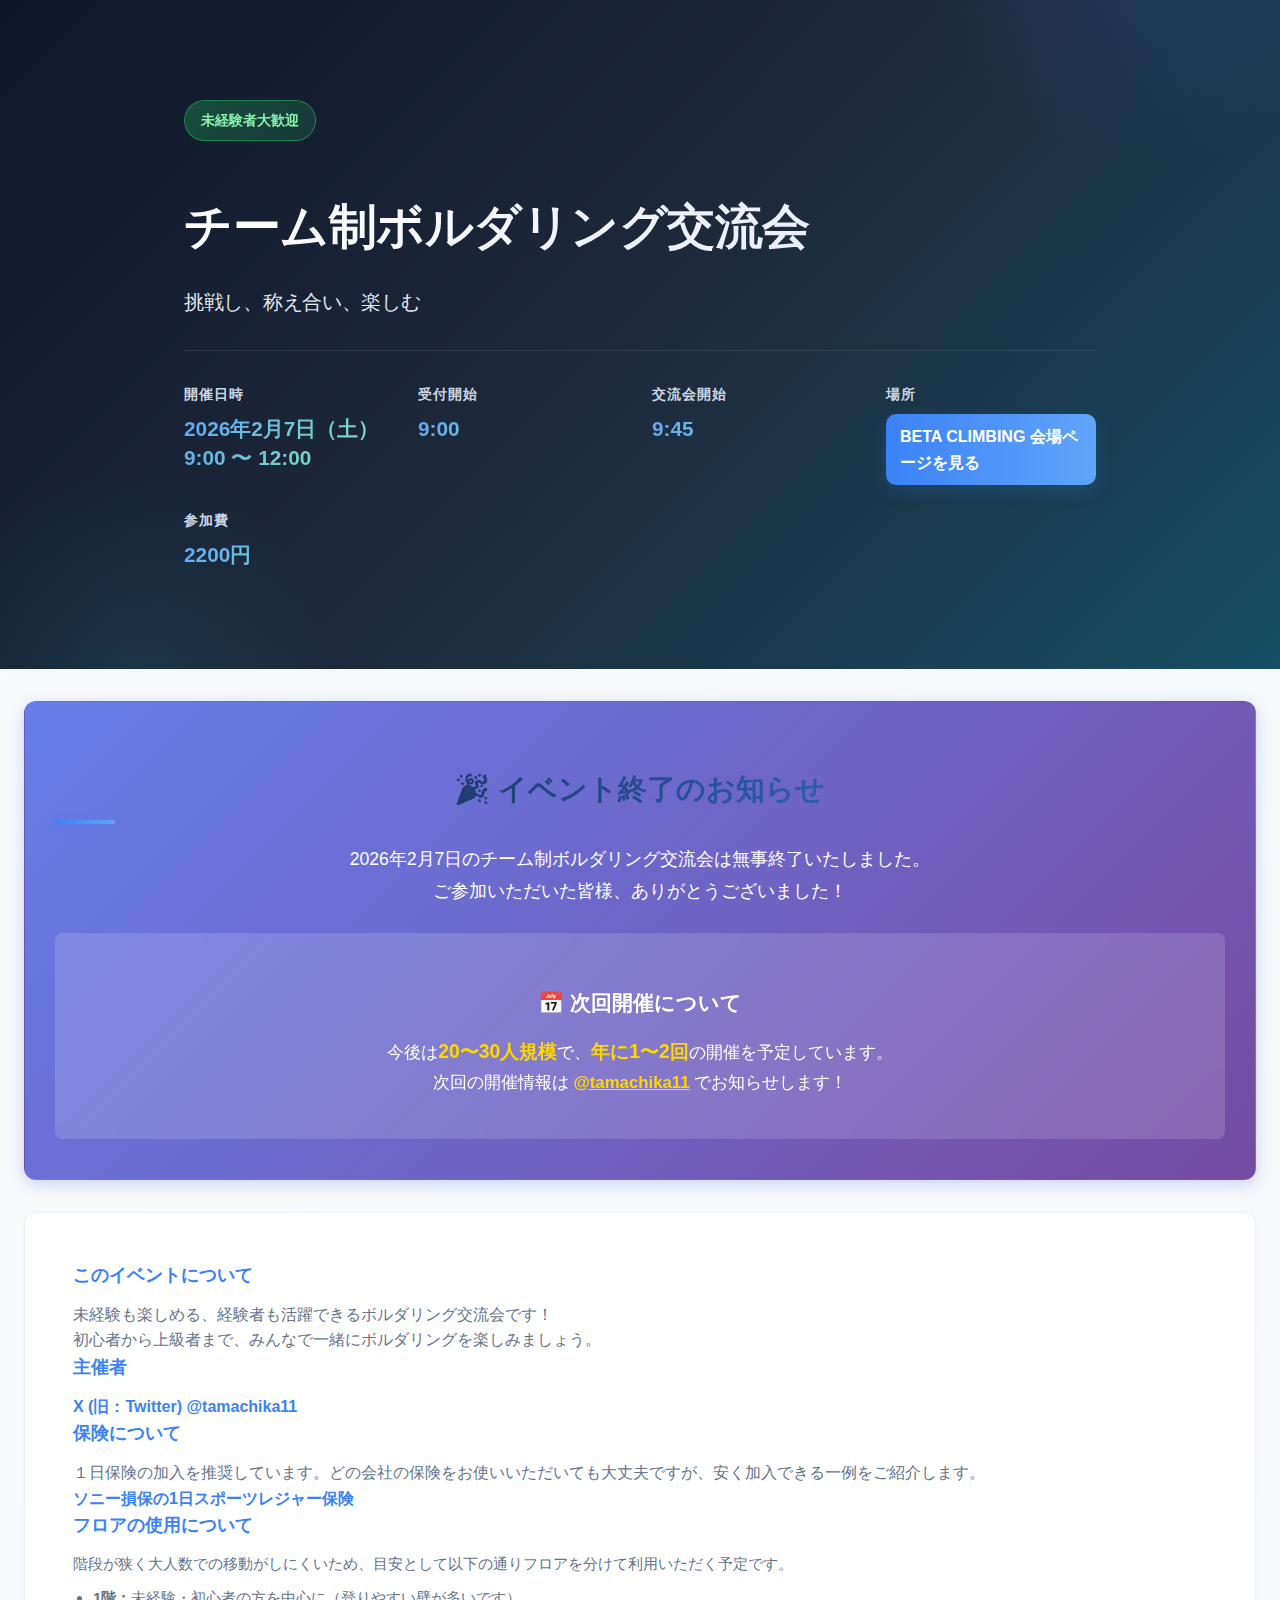
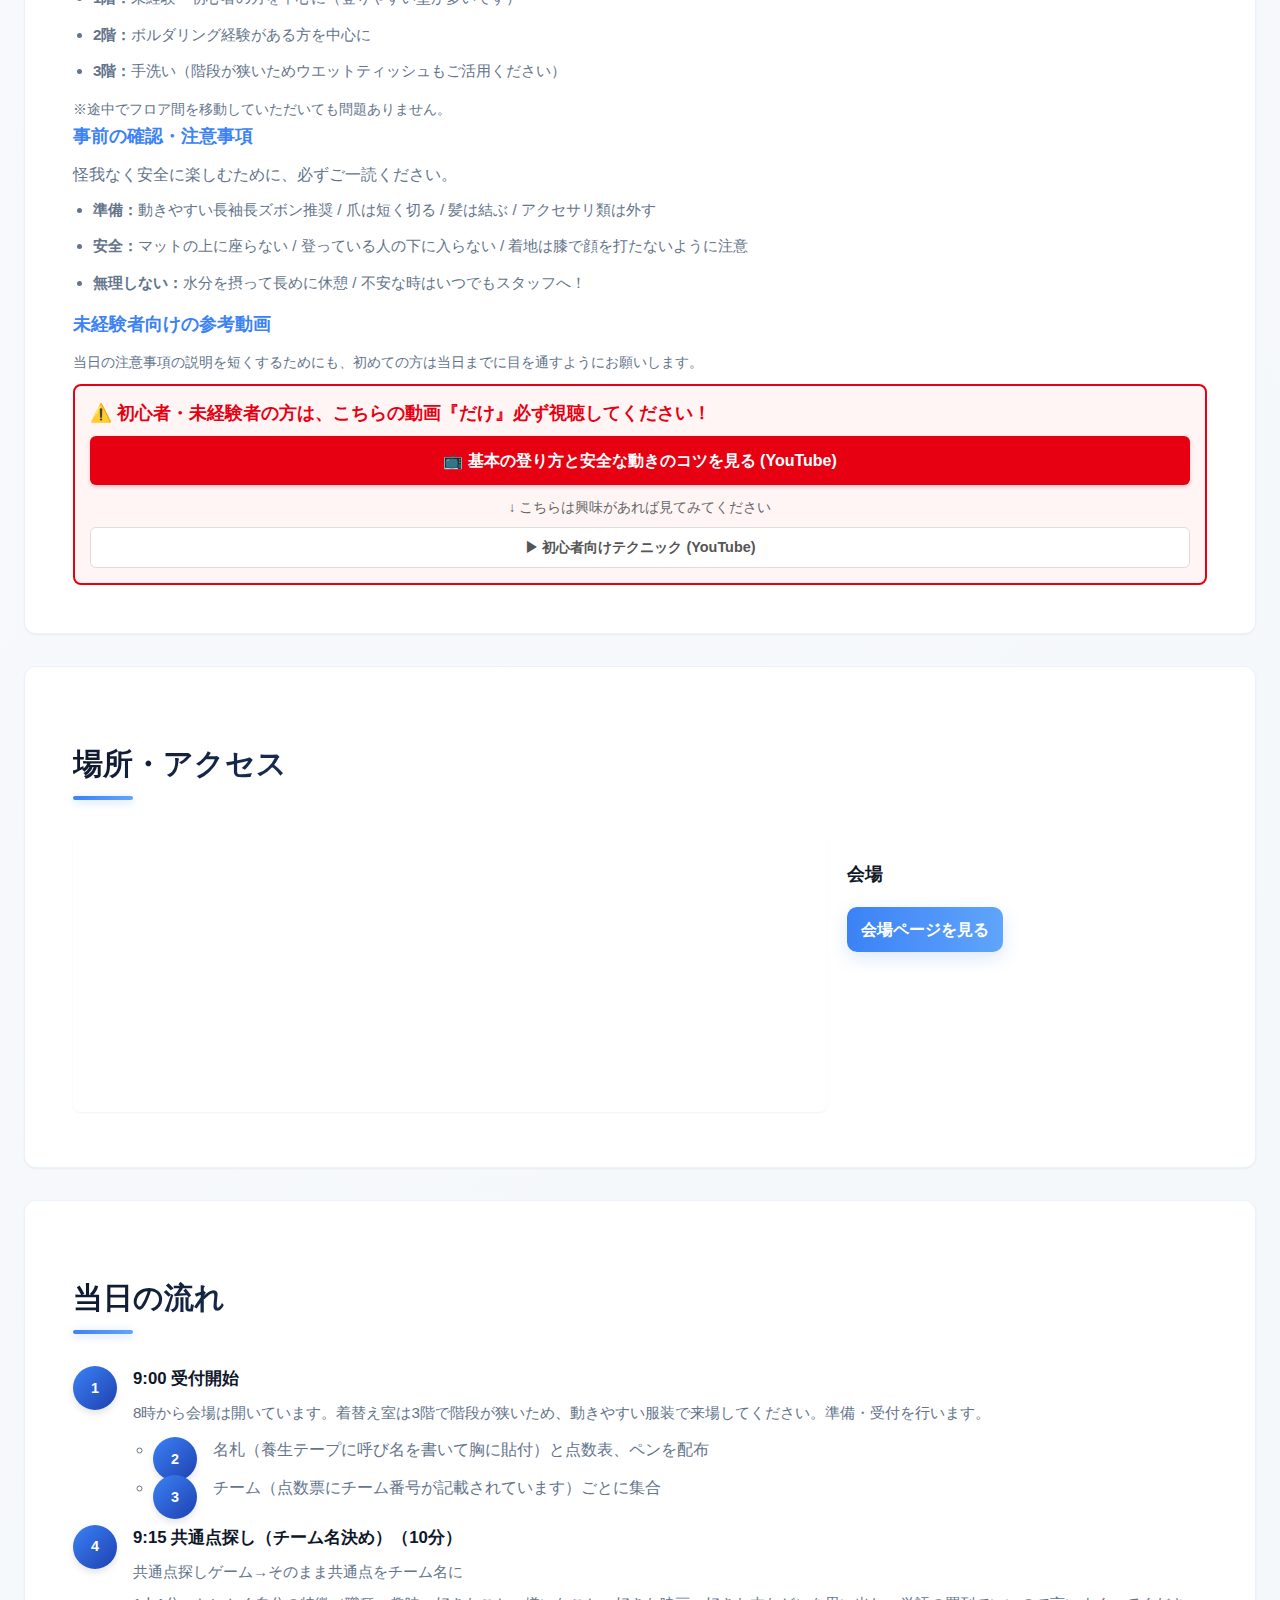
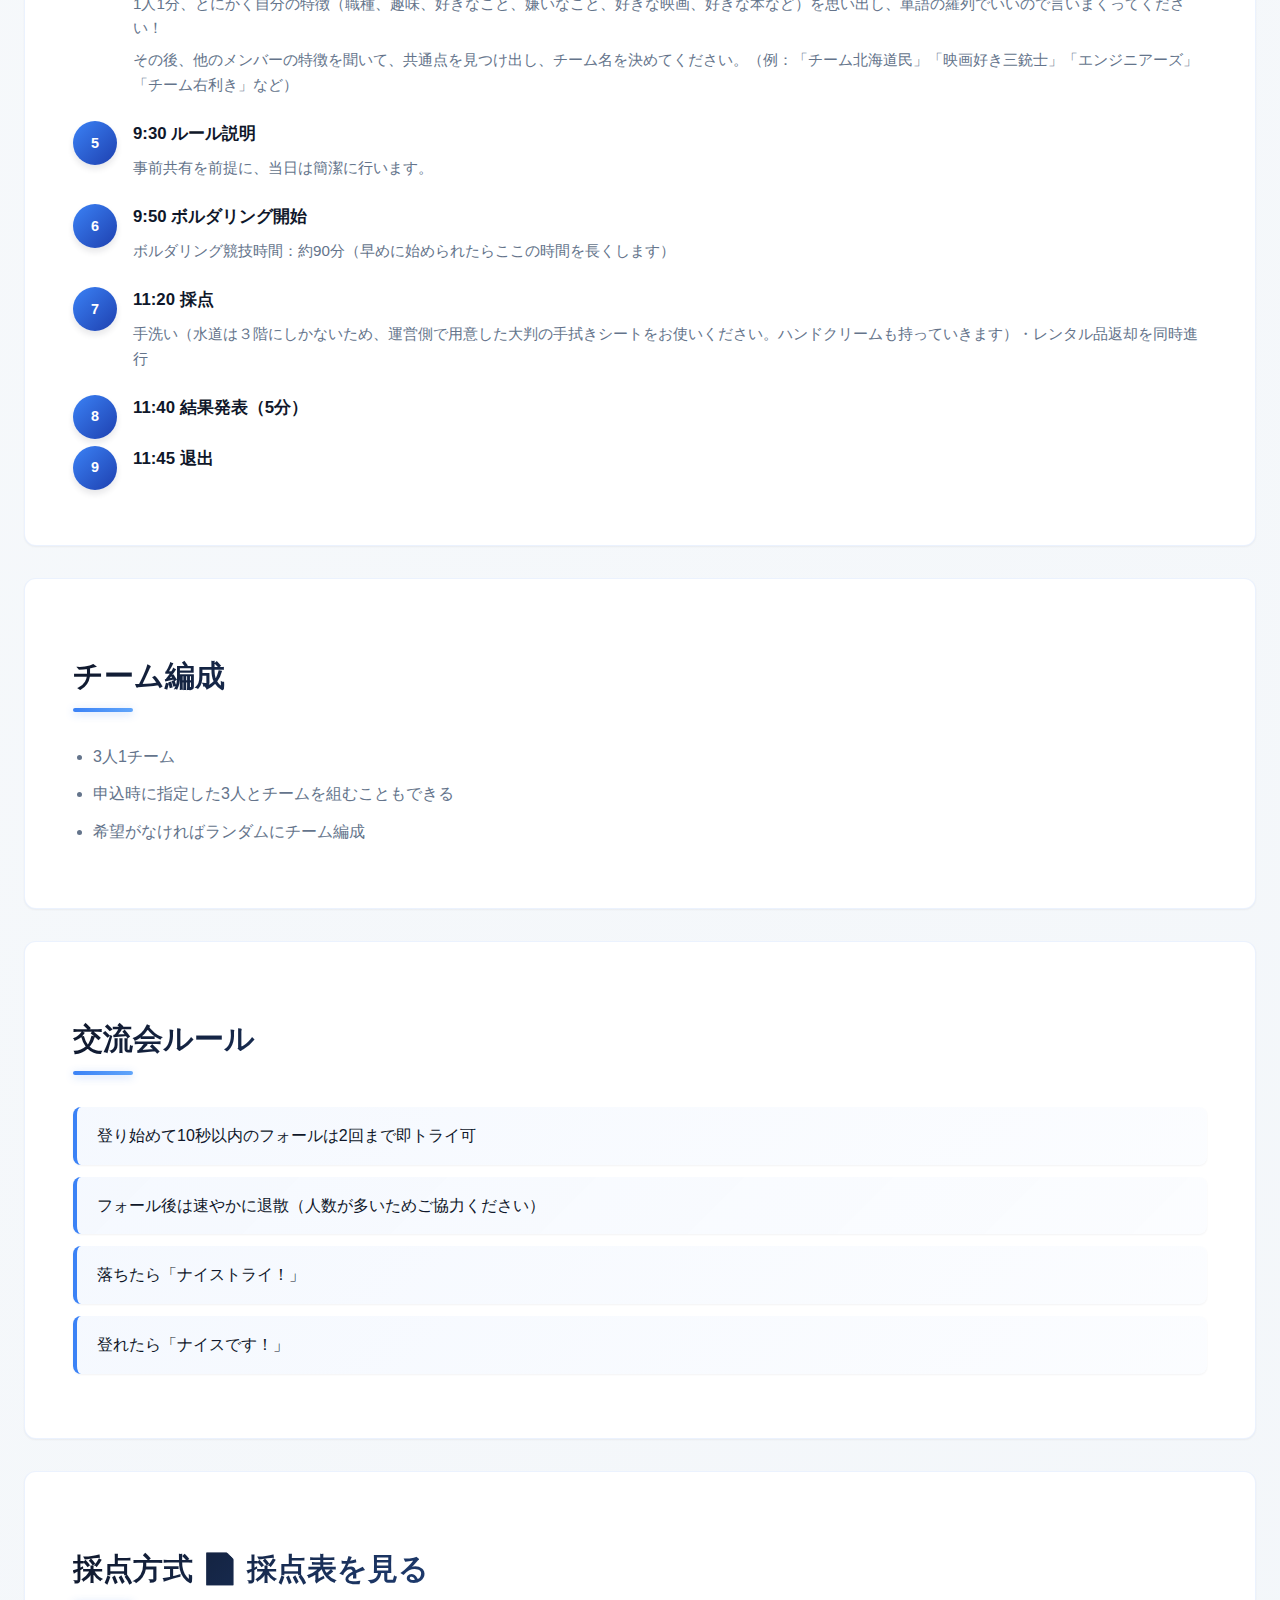
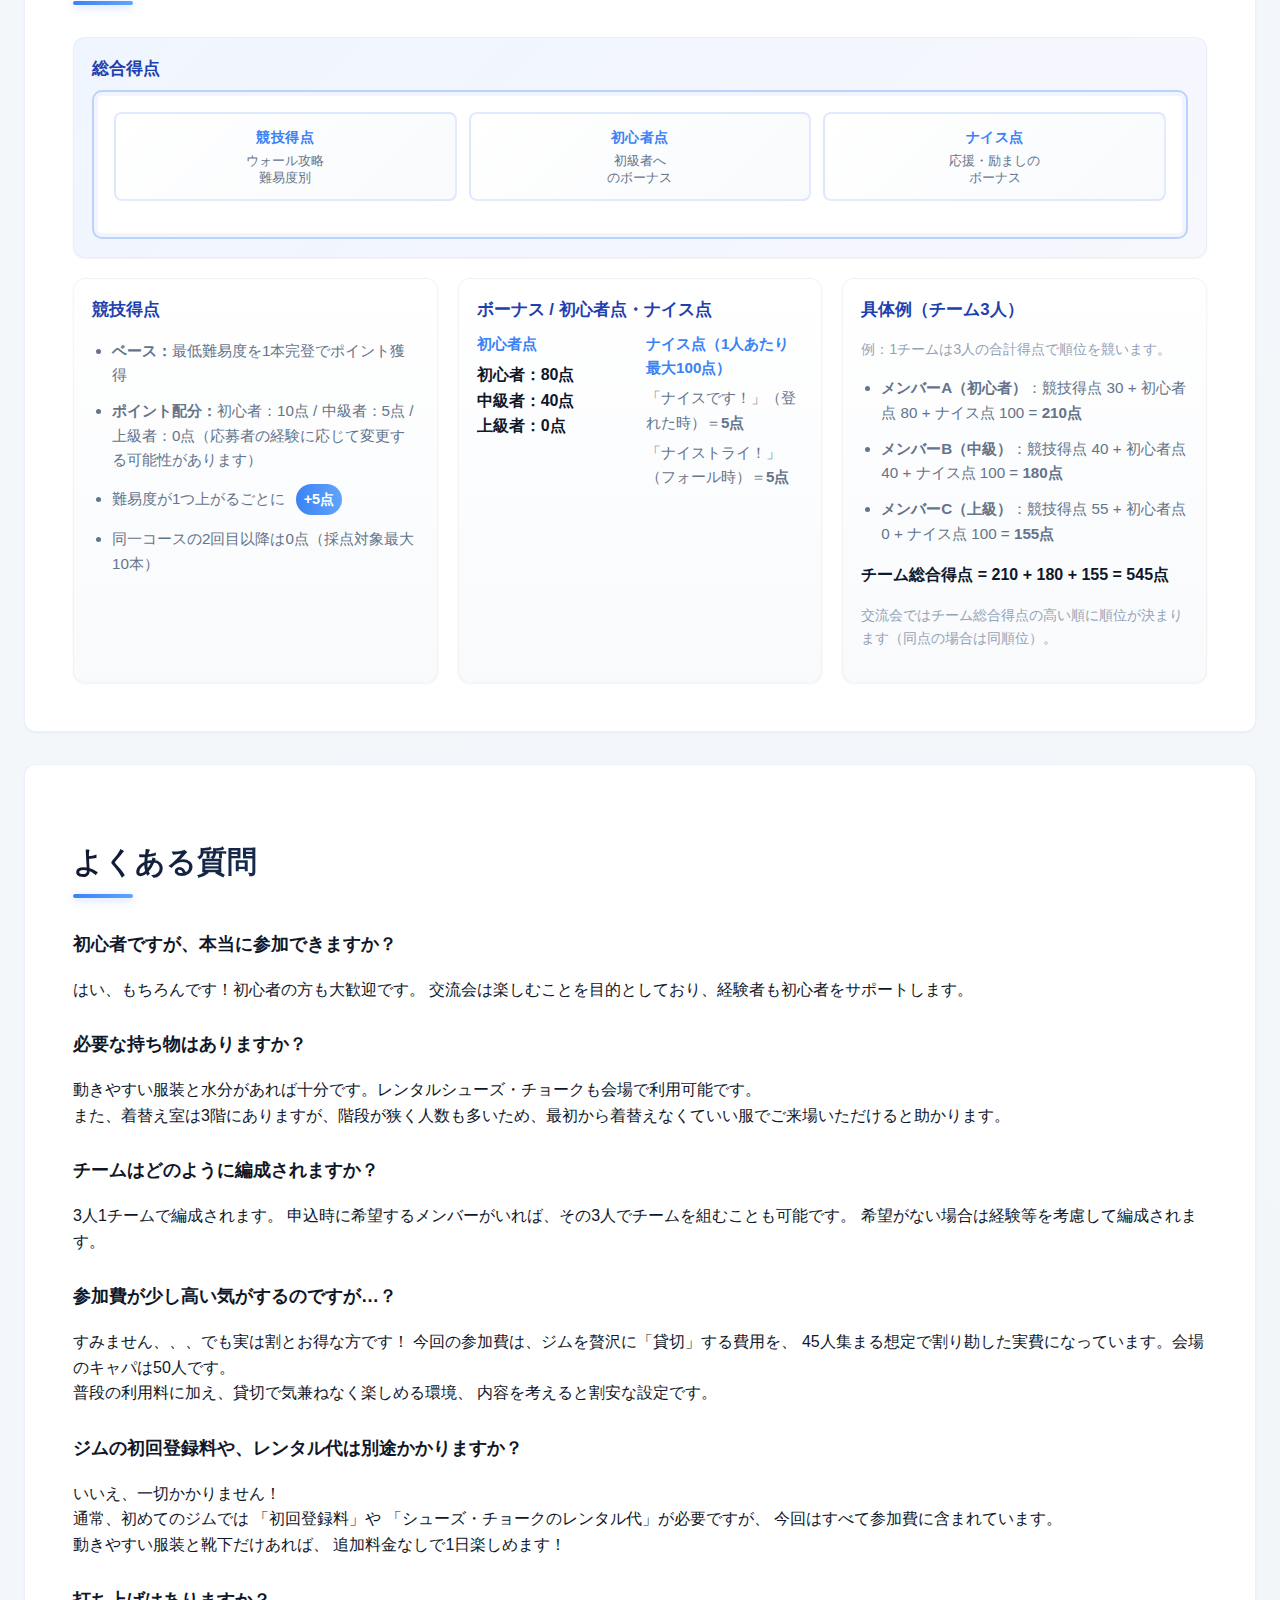
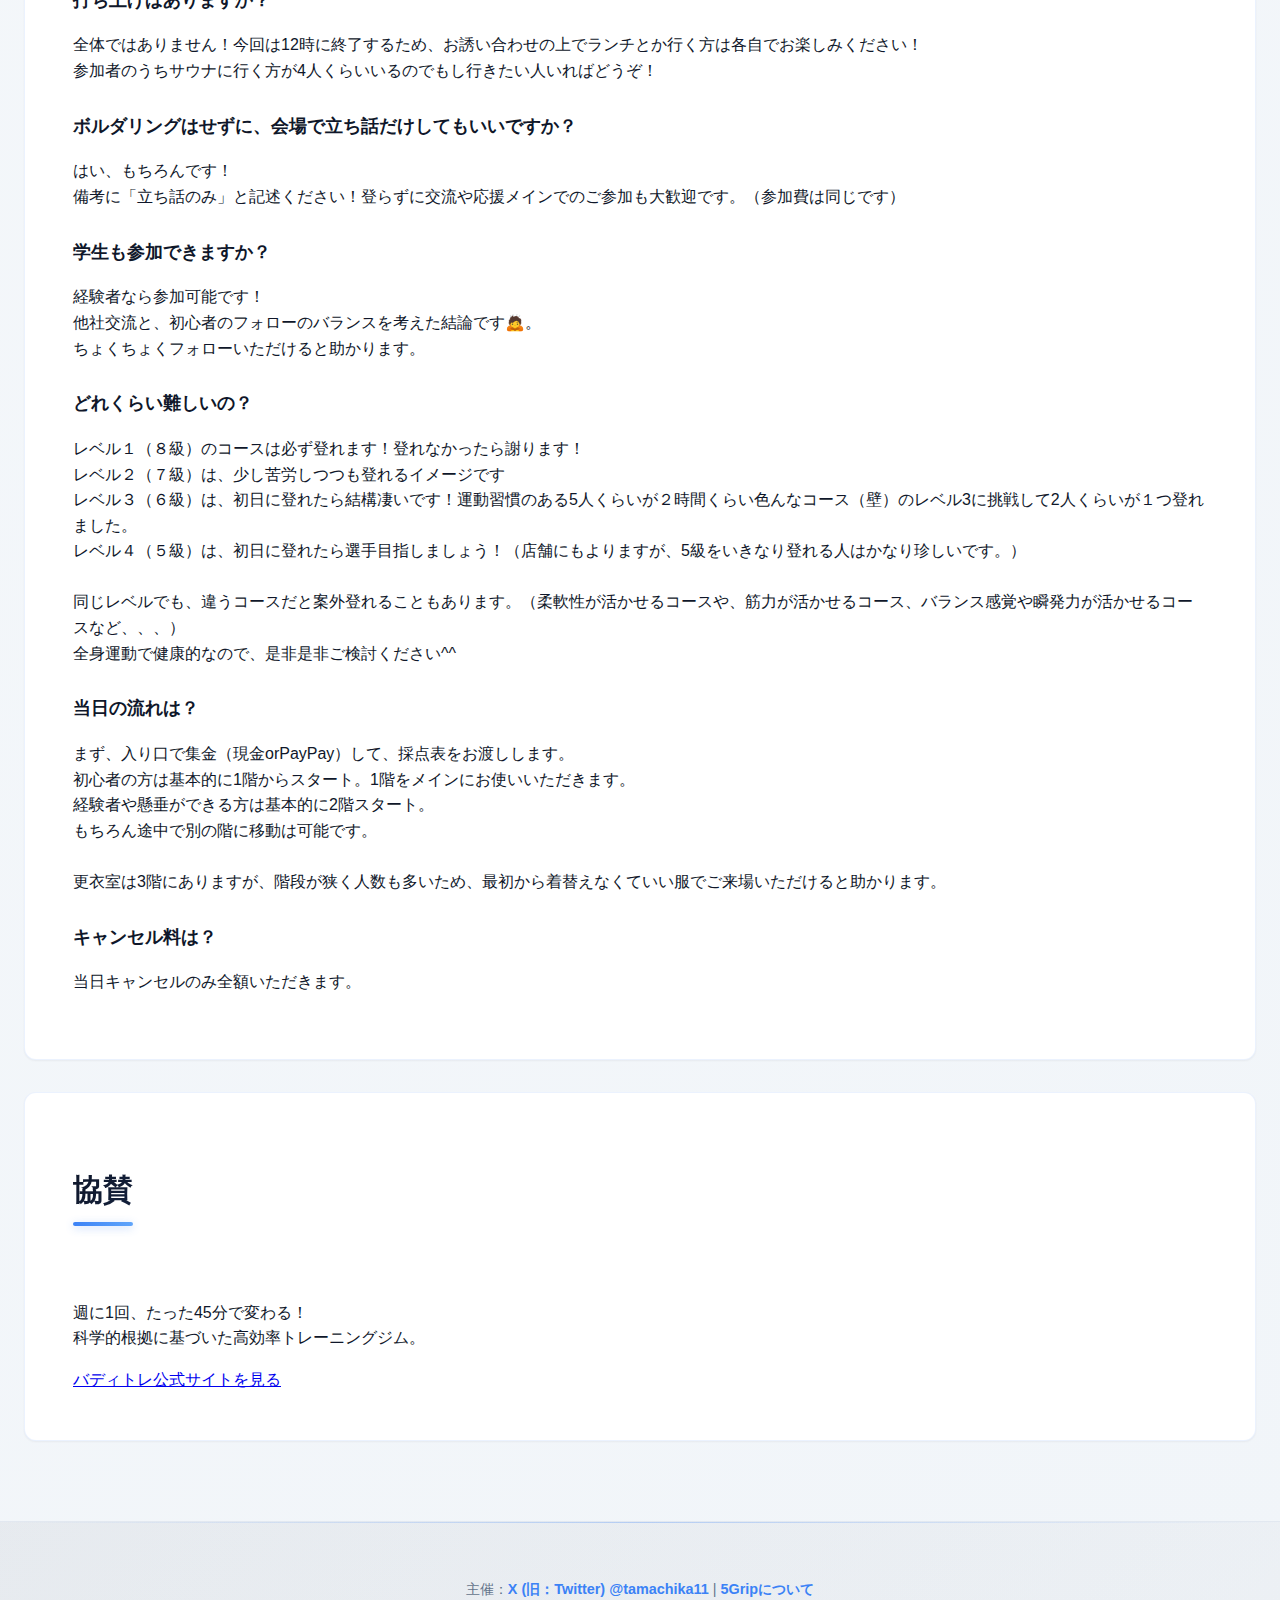
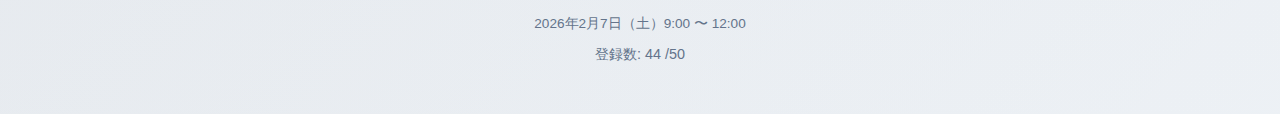
<file: index.html>
<!DOCTYPE html>
<html lang="ja">

<head>
  <meta charset="UTF-8" />
  <meta name="viewport" content="width=device-width, initial-scale=1.0" />
  <title>チーム制ボルダリング交流会 | 2026/2/7 開催</title>
  <meta name="description" content="未経験も楽しめる、経験者も活躍できるボルダリング交流会。2026年2月7日（土）9:00〜12:00開催" />
  <link rel="icon" type="image/png" href="favicon.png">

  <!-- OGP Settings -->
  <meta property="og:title" content="チーム制ボルダリング交流会 | 2026/2/7 開催">
  <meta property="og:description" content="未経験も楽しめる、経験者も活躍できるボルダリング交流会。2026年2月7日（土）9:00〜12:00開催">
  <meta property="og:type" content="website">
  <meta property="og:url" content="https://your-domain.com/"> <!-- TODO: Update with actual domain -->
  <meta property="og:image" content="https://your-domain.com/ogp.png">
  <meta name="twitter:card" content="summary_large_image">

  <link rel="stylesheet" href="style.css" />

  <!-- Google Analytics: Uncomment and replace G-XXXXXXXXXX with your tracking ID -->
  <!-- 
    <script async src="https://www.googletagmanager.com/gtag/js?id=G-XXXXXXXXXX"></script>
    <script>
      window.dataLayer = window.dataLayer || [];
      function gtag(){dataLayer.push(arguments);}
      gtag('js', new Date());

      gtag('config', 'G-XXXXXXXXXX');
    </script> 
    -->
</head>

<body>

  <header class="hero">
    <div class="container">
      <div class="hero-badge">未経験者大歓迎</div>
      <!-- <a href="game.html" class="game-mode-btn" style="
        display: inline-block;
        background: rgba(0,0,0,0.3);
        color: #fff;
        text-decoration: none;
        padding: 5px 10px;
        border-radius: 4px;
        font-size: 0.8rem;
        border: 1px solid rgba(255,255,255,0.3);
        margin-bottom: 10px;
      ">🎮 ゲームモードで見る</a> -->
      <h1>チーム制ボルダリング交流会</h1>
      <p class="catch">挑戦し、称え合い、楽しむ</p>

      <div class="event-info">
        <div class="info-item">
          <span class="info-label">開催日時</span>
          <span class="info-value">2026年2月7日（土）<br>9:00 〜 12:00</span>
        </div>
        <div class="info-item">
          <span class="info-label">受付開始</span>
          <span class="info-value">9:00</span>
        </div>
        <div class="info-item">
          <span class="info-label">交流会開始</span>
          <span class="info-value">9:45</span>
        </div>
        <div class="info-item">
          <span class="info-label">場所</span>

          <a class="btn-location" href="https://beta-climbing.com/" target="_blank" rel="noopener">
            BETA CLIMBING 会場ページを見る
          </a>

        </div>
        <div class="info-item">
          <span class="info-label">参加費</span>
          <span class="info-value">2200円</span>
        </div>
      </div>
    </div>
  </header>

  <main>
    <div class="container">

      <!-- Event Conclusion Notice -->
      <section class="section"
        style="background: linear-gradient(135deg, #667eea 0%, #764ba2 100%); color: white; border-radius: 12px; padding: 40px 30px; text-align: center; margin-bottom: 30px; box-shadow: 0 4px 15px rgba(102, 126, 234, 0.3);">
        <h2 style="color: white; font-size: 1.8rem; margin-bottom: 20px;">🎉 イベント終了のお知らせ</h2>
        <p style="font-size: 1.1rem; line-height: 1.8; margin-bottom: 15px;">
          2026年2月7日のチーム制ボルダリング交流会は無事終了いたしました。<br>
          ご参加いただいた皆様、ありがとうございました！
        </p>
        <div
          style="background: rgba(255, 255, 255, 0.15); border-radius: 8px; padding: 25px; margin-top: 25px; backdrop-filter: blur(10px);">
          <h3 style="color: white; font-size: 1.3rem; margin-bottom: 15px;">📅 次回開催について</h3>
          <p style="font-size: 1.05rem; line-height: 1.7;">
            今後は<strong style="font-size: 1.15em; color: #ffd700;">20〜30人規模</strong>で、<strong
              style="font-size: 1.15em; color: #ffd700;">年に1〜2回</strong>の開催を予定しています。<br>
            次回の開催情報は <a href="https://x.com/tamachika11" target="_blank" rel="noopener"
              style="color: #ffd700; text-decoration: underline; font-weight: bold;">@tamachika11</a> でお知らせします！
          </p>
        </div>
      </section>

      <!-- Promotion Movie Section -->
      <!-- <section class="section">
        <h2>プロモーションムービー</h2>
        <div class="video-grid">
          <a href="https://sora.chatgpt.com/p/s_6958ff6d047881918b4d759fefbb27df?psh=HXVzZXItM1VJRmt3a1BzajhSeGFMZVBtdzJmeUx2.T7vMRcR2PBWt"
            target="_blank" class="video-card">
            <div class="video-thumbnail"
              style="background-image: url('/Users/tomochikatakeshi/.gemini/antigravity/brain/01e9ee55-28fd-4d01-aea8-7dc9ab612a26/promo_thumb_1767509436057.png');">
              <div class="video-overlay">
                <div class="play-icon"></div>
              </div>
            </div>
            <div class="video-info">
              <span class="video-tag">Promotion</span>
              <span class="video-title">イベントPV #1</span>
            </div>
          </a>
          <a href="https://sora.chatgpt.com/p/s_6959044310908191818a8e08f4b8e37a?psh=HXVzZXItM1VJRmt3a1BzajhSeGFMZVBtdzJmeUx2.62tD1RmL-0RI"
            target="_blank" class="video-card">
            <div class="video-thumbnail"
              style="background-image: url('/Users/tomochikatakeshi/.gemini/antigravity/brain/01e9ee55-28fd-4d01-aea8-7dc9ab612a26/promo_thumb_2_1767512640921.png');">
              <div class="video-overlay">
                <div class="play-icon"></div>
              </div>
            </div>
            <div class="video-info">
              <span class="video-tag">Visuals</span>
              <span class="video-title">イベントPV #2（ダイナミック）</span>
            </div>
          </a>
          <a href="https://sora.chatgpt.com/p/s_695912b77b8c81919e911f7d2ab9e207?psh=HXVzZXItM1VJRmt3a1BzajhSeGFMZVBtdzJmeUx2.XzFudcktbmG0"
            target="_blank" class="video-card">
            <div class="video-thumbnail"
              style="background-image: url('/Users/tomochikatakeshi/.gemini/antigravity/brain/01e9ee55-28fd-4d01-aea8-7dc9ab612a26/promo_thumb_3_1767512659326.png');">
              <div class="video-overlay">
                <div class="play-icon"></div>
              </div>
            </div>
            <div class="video-info">
              <span class="video-tag">Body</span>
              <span class="video-title">イベントPV #3（全身運動）</span>
            </div>
          </a>
        </div>
      </section> -->


      <section class="section section-overview">
        <div class="overview-content">
          <div class="overview-group">
            <div class="overview-item">
              <h3>このイベントについて</h3>
              <p>未経験も楽しめる、経験者も活躍できるボルダリング交流会です！<br>初心者から上級者まで、みんなで一緒にボルダリングを楽しみましょう。</p>
            </div>
            <div class="overview-item">
              <h3>主催者</h3>
              <p><a href="https://x.com/tamachika11" target="_blank" rel="noopener">X (旧：Twitter) @tamachika11</a></p>
            </div>
            <div class="overview-item">
              <h3>保険について</h3>
              <p>１日保険の加入を推奨しています。どの会社の保険をお使いいただいても大丈夫ですが、安く加入できる一例をご紹介します。<br><a
                  href="https://accident.sony-sasti.jp/1day" target="_blank" rel="noopener">ソニー損保の1日スポーツレジャー保険</a></p>
            </div>

          </div>

          <!-- Floor Usage Block -->
          <div class="overview-block">
            <div class="overview-item">
              <h3 style="margin-top: 0;">フロアの使用について</h3>
              <p style="font-size: 0.95rem; margin-bottom: 10px;">階段が狭く大人数での移動がしにくいため、目安として以下の通りフロアを分けて利用いただく予定です。</p>
              <ul style="margin-top: 0; font-size: 0.95rem;">
                <li><strong>1階：</strong>未経験・初心者の方を中心に（登りやすい壁が多いです）</li>
                <li><strong>2階：</strong>ボルダリング経験がある方を中心に</li>
                <li><strong>3階：</strong>手洗い（階段が狭いためウエットティッシュもご活用ください）</li>
              </ul>
              <p class="muted" style="margin-top: 8px;">※途中でフロア間を移動していただいても問題ありません。</p>
            </div>
          </div>

          <!-- Safety Guide Block -->
          <div class="overview-block">
            <div class="overview-item">
              <h3 style="margin-top: 0;">事前の確認・注意事項</h3>
              <p>怪我なく安全に楽しむために、必ずご一読ください。</p>
              <ul style="margin-top: 10px; font-size: 0.95rem; color: var(--text-sub);">
                <li><strong>準備：</strong>動きやすい長袖長ズボン推奨 / 爪は短く切る / 髪は結ぶ / アクセサリ類は外す</li>
                <li><strong>安全：</strong>マットの上に座らない / 登っている人の下に入らない / 着地は膝で顔を打たないように注意 </li>
                <li><strong>無理しない：</strong>水分を摂って長めに休憩 / 不安な時はいつでもスタッフへ！</li>
              </ul>
            </div>
          </div>

          <!-- Video Block -->
          <div class="overview-block">
            <div class="overview-item">
              <h3 style="margin-top: 0;">未経験者向けの参考動画</h3>
              <p class="muted">当日の注意事項の説明を短くするためにも、初めての方は当日までに目を通すようにお願いします。</p>
              <div
                style="background: #fff5f5; border: 2px solid #e60012; border-radius: 8px; padding: 15px; margin-top: 10px;">
                <p style="color: #e60012; font-weight: bold; margin: 0 0 10px 0; font-size: 1.1em; line-height: 1.4;">
                  ⚠️ 初心者・未経験者の方は、こちらの動画『だけ』必ず視聴してください！
                </p>
                <div style="display: flex; flex-direction: column; gap: 8px;">
                  <a href="https://www.youtube.com/watch?v=6R1pa0P-37Y" target="_blank" rel="noopener"
                    class="crazy-hover" class="crazy-hover"
                    style="display: block; background: #e60012; color: #fff; text-decoration: none; padding: 12px; border-radius: 6px; font-weight: bold; text-align: center; box-shadow: 0 2px 4px rgba(230,0,18,0.2);">
                    📺 基本の登り方と安全な動きのコツを⾒る (YouTube)
                  </a>
                  <p style="text-align: center; font-size: 0.85rem; color: #666; margin: 4px 0 0;">
                    ↓ こちらは興味があれば見てみてください
                  </p>
                  <a href="https://www.youtube.com/watch?v=kND5qMSarZg&t=123s" target="_blank" rel="noopener"
                    style="display: block; background: #fff; color: #555; text-decoration: none; padding: 8px; border-radius: 6px; border: 1px solid #ddd; font-size: 0.9em; text-align: center;">
                    ▶ 初心者向けテクニック (YouTube)
                  </a>
                </div>
              </div>
            </div>
          </div>
        </div>
      </section>

      <section class="section section-access">
        <h2>場所・アクセス</h2>
        <div class="access-grid">
          <div class="map">
            <iframe title="Google Maps displaying the venue location"
              src="https://www.google.com/maps?q=BETA+Climbing+Gym+1-14+Sumiyoshi-cho+Shinjuku-ku+Tokyo&output=embed"
              loading="lazy" referrerpolicy="no-referrer-when-downgrade"></iframe>
          </div>
          <div class="access-info">
            <h3>会場</h3>
            <p><a class="btn-location" href="https://beta-climbing.com/" target="_blank" rel="noopener">会場ページを見る</a></p>

          </div>
        </div>
      </section>

      <section class="section">
        <h2>当日の流れ</h2>
        <ol class="flow">
          <li>
            <strong>9:00 受付開始</strong>
            <p>8時から会場は開いています。着替え室は3階で階段が狭いため、動きやすい服装で来場してください。準備・受付を行います。</p>
            <ul>
              <li>名札（養生テープに呼び名を書いて胸に貼付）と点数表、ペンを配布</li>
              <li>チーム（点数票にチーム番号が記載されています）ごとに集合</li>
            </ul>
          </li>
          <li>
            <strong>9:15 共通点探し（チーム名決め）（10分）</strong>
            <p>共通点探しゲーム→そのまま共通点をチーム名に</p>
            <p>1人1分、とにかく自分の特徴（職種、趣味、好きなこと、嫌いなこと、好きな映画、好きな本など）を思い出し、単語の羅列でいいので言いまくってください！</p>
            <p>その後、他のメンバーの特徴を聞いて、共通点を見つけ出し、チーム名を決めてください。（例：「チーム北海道民」「映画好き三銃士」「エンジニアーズ」「チーム右利き」など）</p>
          </li>
          <li>
            <strong>9:30 ルール説明</strong>
            <p>事前共有を前提に、当日は簡潔に行います。</p>
          </li>
          <li>
            <strong>9:50 ボルダリング開始</strong>
            <p>ボルダリング競技時間：約90分（早めに始められたらここの時間を長くします）</p>
          </li>
          <li>
            <strong>11:20 採点</strong>
            <p>手洗い（水道は３階にしかないため、運営側で用意した大判の手拭きシートをお使いください。ハンドクリームも持っていきます）・レンタル品返却を同時進行</p>
          </li>
          <li>
            <strong>11:40 結果発表（5分）</strong>
          </li>
          <li>
            <strong>11:45 退出</strong>
          </li>
        </ol>
      </section>

      <section class="section">
        <h2>チーム編成</h2>
        <ul>
          <li>3人1チーム</li>
          <li>申込時に指定した3人とチームを組むこともできる</li>
          <li>希望がなければランダムにチーム編成</li>
        </ul>
      </section>

      <section class="section">
        <h2>交流会ルール</h2>
        <ul class="rules">
          <li>登り始めて10秒以内のフォールは2回まで即トライ可</li>
          <li>フォール後は速やかに退散（人数が多いためご協力ください）</li>
          <li>落ちたら「ナイストライ！」</li>
          <li>登れたら「ナイスです！」</li>
        </ul>
      </section>

      <section class="section" id="scoring">
        <h2>採点方式
          <a href="score_sheet.pdf" target="_blank" class="btn-score-sheet">
            📄 採点表を見る
          </a>
        </h2>

        <div class="scoring-grid">
          <article class="scoring-card scoring-card-total">
            <div class="card-header">
              <h3>総合得点</h3>
            </div>
            <div class="card-body">
              <div class="total-score-breakdown">
                <div class="score-component" data-hover-target="competition-score" role="button" tabindex="0"
                  aria-controls="competition-score">
                  <div class="component-label">競技得点</div>
                  <div class="component-desc">ウォール攻略<br>難易度別</div>
                </div>
                <div class="score-component" data-hover-target="bonus-score" role="button" tabindex="0"
                  aria-controls="bonus-score">
                  <div class="component-label">初心者点</div>
                  <div class="component-desc">初級者へ<br>のボーナス</div>
                </div>
                <div class="score-component" data-hover-target="bonus-score" role="button" tabindex="0"
                  aria-controls="bonus-score">
                  <div class="component-label">ナイス点</div>
                  <div class="component-desc">応援・励ましの<br>ボーナス</div>
                </div>
              </div>
              <!-- <p class="formula-result">= <strong>チーム順位を決める総合得点</strong></p> -->
            </div>
          </article>

          <article class="scoring-card" id="competition-score">
            <div class="card-header">
              <h3>競技得点</h3>
            </div>
            <div class="card-body">
              <ul>
                <li><strong>ベース：</strong>最低難易度を1本完登でポイント獲得</li>
                <li><strong>ポイント配分：</strong>初心者：10点 / 中級者：5点 / 上級者：0点（応募者の経験に応じて変更する可能性があります）</li>
                <li>難易度が1つ上がるごとに <span class="score-pill">+5点</span></li>
                <li>同一コースの2回目以降は0点（採点対象最大10本）</li>
              </ul>
            </div>
          </article>

          <article class="scoring-card" id="bonus-score">
            <div class="card-header">
              <h3>ボーナス / 初心者点・ナイス点</h3>
            </div>
            <div class="card-body">
              <div class="bonus-grid">
                <div class="bonus-item">
                  <div class="bonus-title">初心者点</div>
                  <div class="score-big">初心者：80点<br>中級者：40点<br>上級者：0点</div>
                </div>
                <div class="bonus-item">
                  <div class="bonus-title">ナイス点（1人あたり最大100点）</div>
                  <div class="score-list">
                    <div>「ナイスです！」（登れた時）＝<strong>5点</strong></div>
                    <div>「ナイストライ！」（フォール時）＝<strong>5点</strong></div>
                  </div>
                </div>
              </div>
            </div>
          </article>

          <article class="scoring-card">
            <div class="card-header">
              <h3>具体例（チーム3人）</h3>
            </div>
            <div class="card-body">
              <p class="muted">例：1チームは3人の合計得点で順位を競います。</p>
              <ul>
                <li><strong>メンバーA（初心者）</strong>：競技得点 30 + 初心者点 80 + ナイス点 100 =
                  <strong>210点</strong>
                </li>
                <li><strong>メンバーB（中級）</strong>：競技得点 40 + 初心者点 40 + ナイス点 100 =
                  <strong>180点</strong>
                </li>
                <li><strong>メンバーC（上級）</strong>：競技得点 55 + 初心者点 0 + ナイス点 100 =
                  <strong>155点</strong>
                </li>
              </ul>
              <p class="score-big">チーム総合得点 = 210 + 180 + 155 =
                <strong>545点</strong>
              </p>
              <p class="muted">交流会ではチーム総合得点の高い順に順位が決まります（同点の場合は同順位）。</p>
            </div>
          </article>
        </div>
      </section>

      <!-- FAQ -->
      <section class="section section-faq">
        <h2>よくある質問</h2>

        <div class="faq-item">
          <h3>初心者ですが、本当に参加できますか？</h3>
          <p>
            はい、もちろんです！初心者の方も大歓迎です。
            交流会は楽しむことを目的としており、経験者も初心者をサポートします。
          </p>
        </div>

        <div class="faq-item">
          <h3>必要な持ち物はありますか？</h3>
          <p>
            動きやすい服装と水分があれば十分です。レンタルシューズ・チョークも会場で利用可能です。<br>
            また、着替え室は3階にありますが、階段が狭く人数も多いため、最初から着替えなくていい服でご来場いただけると助かります。
          </p>
        </div>

        <div class="faq-item">
          <h3>チームはどのように編成されますか？</h3>
          <p>
            3人1チームで編成されます。
            申込時に希望するメンバーがいれば、その3人でチームを組むことも可能です。
            希望がない場合は経験等を考慮して編成されます。
          </p>
        </div>

        <div class="faq-item">
          <h3>参加費が少し高い気がするのですが…？</h3>
          <p>
            すみません、、、でも実は割とお得な方です！
            今回の参加費は、ジムを贅沢に「貸切」する費用を、
            45人集まる想定で割り勘した実費になっています。会場のキャパは50人です。
            <br>
            普段の利用料に加え、貸切で気兼ねなく楽しめる環境、
            内容を考えると割安な設定です。
          </p>
        </div>

        <div class="faq-item">
          <h3>ジムの初回登録料や、レンタル代は別途かかりますか？</h3>
          <p>
            いいえ、一切かかりません！
            <br>
            通常、初めてのジムでは
            「初回登録料」や
            「シューズ・チョークのレンタル代」が必要ですが、
            今回はすべて参加費に含まれています。
            <br>
            動きやすい服装と靴下だけあれば、
            追加料金なしで1日楽しめます！
          </p>
        </div>

        <div class="faq-item">
          <h3>打ち上げはありますか？</h3>
          <p>
            全体ではありません！今回は12時に終了するため、お誘い合わせの上でランチとか行く方は各自でお楽しみください！<br>
            参加者のうちサウナに行く方が4人くらいいるのでもし行きたい人いればどうぞ！
          </p>
        </div>

        <div class="faq-item">
          <h3>ボルダリングはせずに、会場で立ち話だけしてもいいですか？</h3>
          <p>
            はい、もちろんです！<br>
            備考に「立ち話のみ」と記述ください！登らずに交流や応援メインでのご参加も大歓迎です。（参加費は同じです）
          </p>
        </div>

        <div class="faq-item">
          <h3>学生も参加できますか？</h3>
          <p>
            経験者なら参加可能です！<br>
            他社交流と、初心者のフォローのバランスを考えた結論です🙇。<br>
            ちょくちょくフォローいただけると助かります。
          </p>
        </div>

        <div class="faq-item">
          <h3>どれくらい難しいの？</h3>
          <p>
            レベル１（８級）のコースは必ず登れます！登れなかったら謝ります！<br>
            レベル２（７級）は、少し苦労しつつも登れるイメージです<br>
            レベル３（６級）は、初日に登れたら結構凄いです！運動習慣のある5人くらいが２時間くらい色んなコース（壁）のレベル3に挑戦して2人くらいが１つ登れました。<br>
            レベル４（５級）は、初日に登れたら選手目指しましょう！（店舗にもよりますが、5級をいきなり登れる人はかなり珍しいです。）
            <br><br>
            同じレベルでも、違うコースだと案外登れることもあります。（柔軟性が活かせるコースや、筋力が活かせるコース、バランス感覚や瞬発力が活かせるコースなど、、、）<br>
            全身運動で健康的なので、是非是非ご検討ください^^
          </p>
        </div>

        <div class="faq-item">
          <h3>当日の流れは？</h3>
          <p>
            まず、入り口で集金（現金orPayPay）して、採点表をお渡しします。<br>
            初心者の方は基本的に1階からスタート。1階をメインにお使いいただきます。<br>
            経験者や懸垂ができる方は基本的に2階スタート。<br>
            もちろん途中で別の階に移動は可能です。<br>
            <br>
            更衣室は3階にありますが、階段が狭く人数も多いため、最初から着替えなくていい服でご来場いただけると助かります。
          </p>
        </div>

        <div class="faq-item">
          <h3>キャンセル料は？</h3>
          <p>
            当日キャンセルのみ全額いただきます。
          </p>
        </div>
      </section>

      <section class="section section-sponsor">
        <h2>協賛</h2>
        <a href="https://buddy-training.com" target="_blank" rel="noopener">
          <img src="https://buddy-training.com/wp-content/themes/thegym/lp__images/2407/lp__logo.svg"
            alt="バディトレ (Buddy Training)" class="sponsor-logo" loading="lazy">
        </a>
        <p class="sponsor-text">週に1回、たった45分で変わる！<br>科学的根拠に基づいた高効率トレーニングジム。</p>
        <a href="https://buddy-training.com" target="_blank" rel="noopener" class="btn-sponsor">
          バディトレ公式サイトを見る
        </a>
      </section>


      <section class="section section-apply" id="apply-section" style="display: none;">
        <h2>応募フォーム</h2>
        <p>以下のフォームから応募してください。</p>
        <iframe title="Event Application Form"
          src="https://docs.google.com/forms/d/e/1FAIpQLSfUesCaFtaOnTtRWtC0iJHiEtCGkgwW3YTeKqSScvkuQ8fdzg/viewform?usp=dialog"
          width="100%" height="800" frameborder="0" marginheight="0" marginwidth="0" style="border: none;">
        </iframe>
      </section>
  </main>

  <footer class="footer">
    <div class="container">
      <p>主催：<a href="https://x.com/tamachika11" target="_blank" rel="noopener">X (旧：Twitter) @tamachika11</a> | <a
          href="about.html">5Gripについて</a></p>
      <p style="font-size: 0.85rem; margin-top: 12px;">2026年2月7日（土）9:00 〜
        12:00</p>
      <span>登録数:
        <span>
          <!-- REG_COUNT_START -->
          44
          <!-- REG_COUNT_END -->
          /50
        </span>
    </div>
  </footer>

  <!-- Scroll to Bottom Button -->
  <button id="scrollToBottomBtn" class="scroll-to-bottom-btn" aria-label="申し込みフォームへ移動" style="display: none;">
    申し込みは下部↓
  </button>

  <script src="script.js"></script>

</body>

</html>
</file>
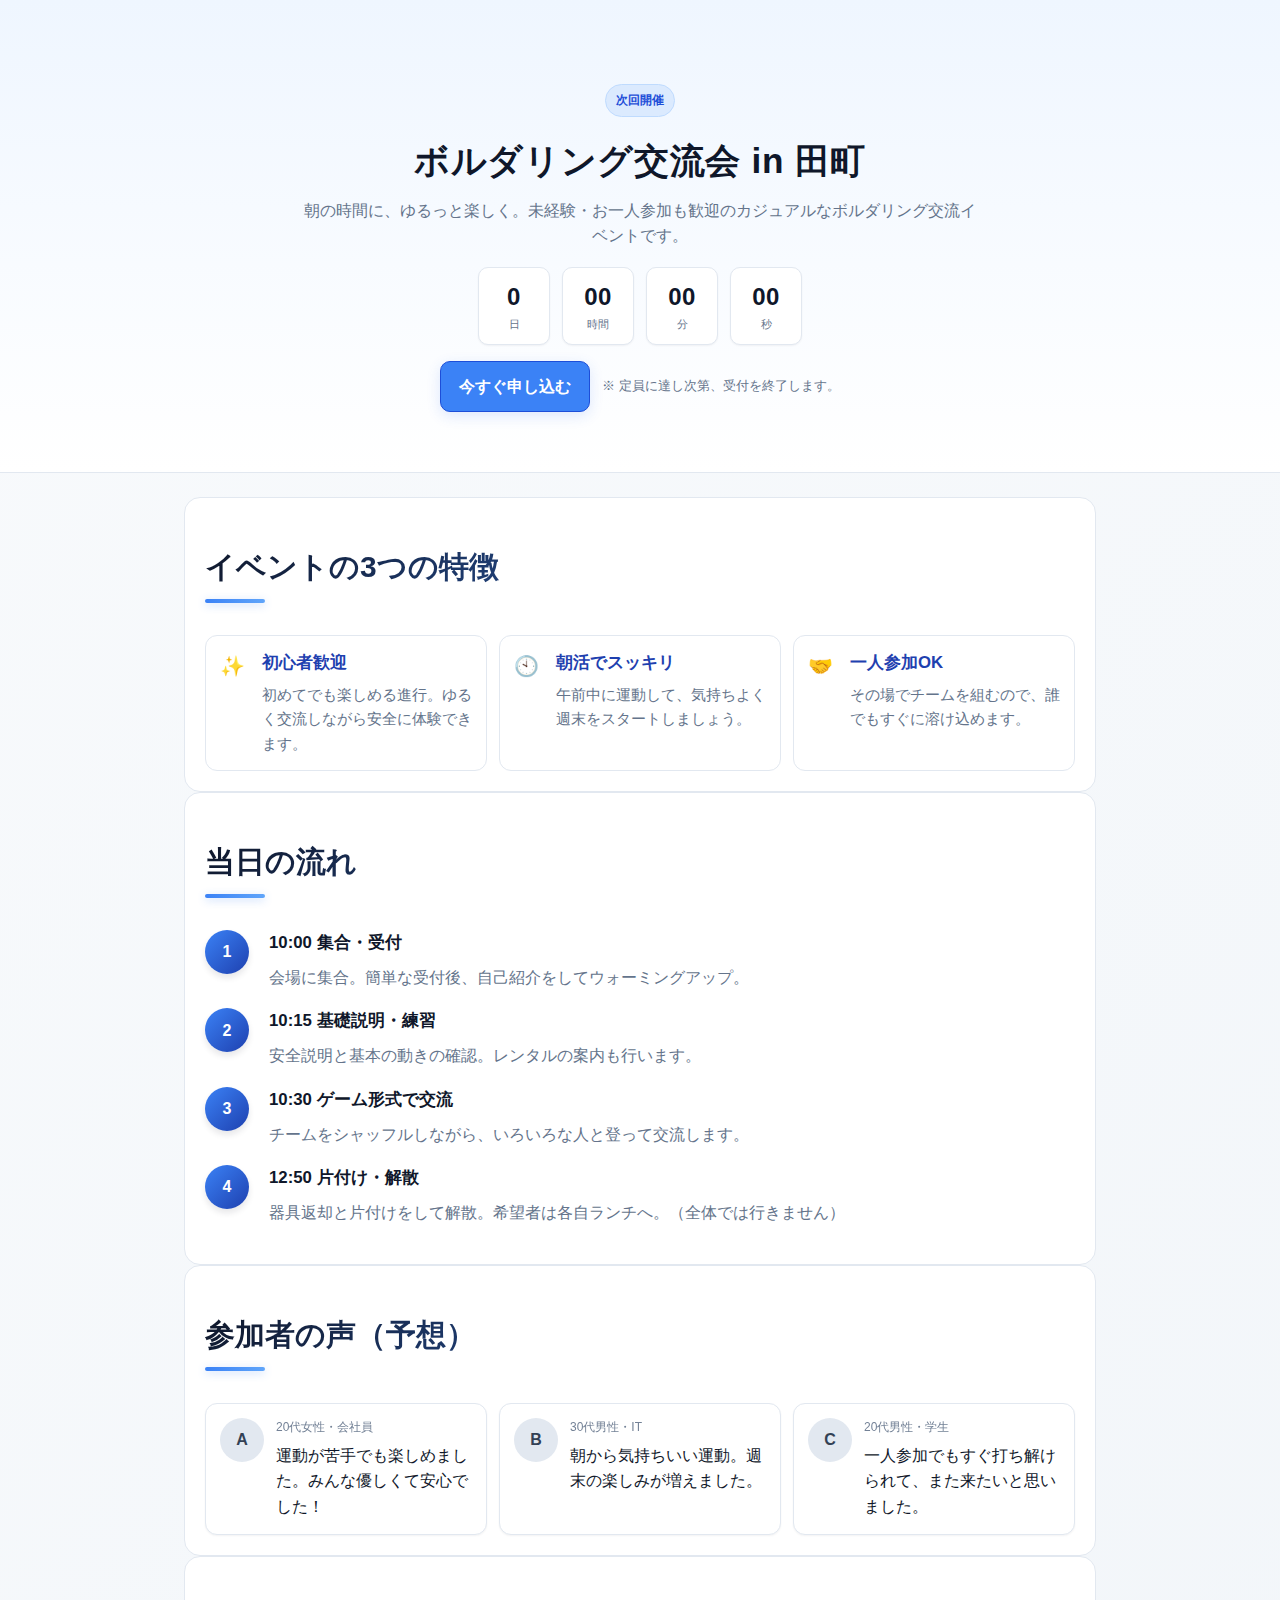
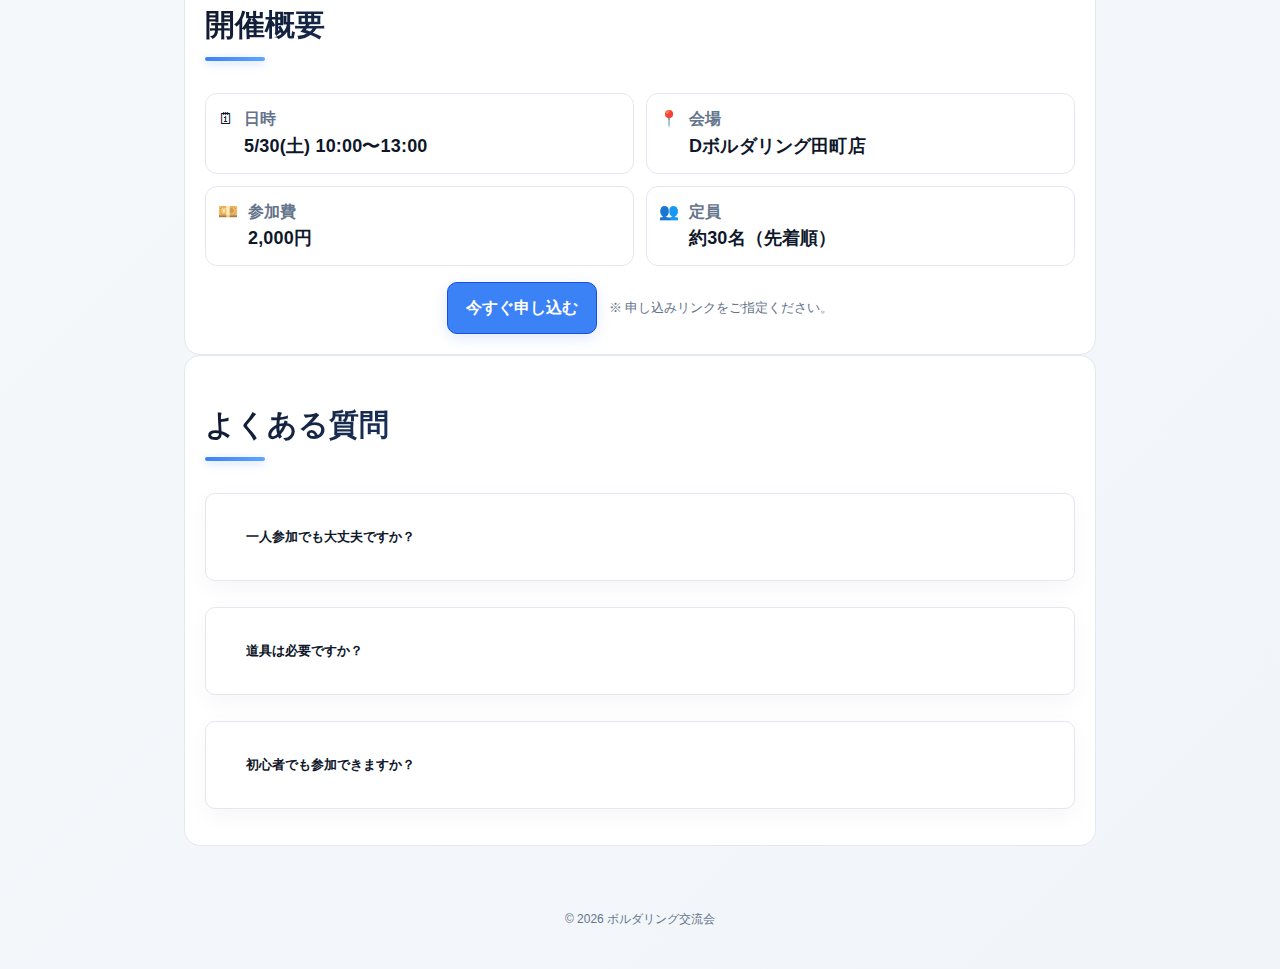
<file: 202605.html>
<!doctype html>
<html lang="ja">
	<head>
		<meta charset="utf-8" />
		<meta name="viewport" content="width=device-width, initial-scale=1" />
		<title>5/30(土) ボルダリング交流会 @ Dボルダリング田町店</title>
		<meta name="description" content="5/30(土) 10:00〜13:00｜Dボルダリング田町店｜参加費 2,000円｜定員 約30名のボルダリング交流イベントのご案内" />
		<link rel="stylesheet" href="css/base.css" />
		<link rel="stylesheet" href="css/layout.css" />
		<link rel="stylesheet" href="css/component.css" />
		<link rel="stylesheet" href="css/page-event.css" />
	</head>
	<body>
		<header class="event-hero">
			<div class="wrap-narrow">
				<span class="event-badge">次回開催</span>
				<h1>ボルダリング交流会 in 田町</h1>
				<p class="sub">朝の時間に、ゆるっと楽しく。未経験・お一人参加も歓迎のカジュアルなボルダリング交流イベントです。</p>

				<!-- Countdown -->
				<div class="countdown" aria-label="開催までのカウントダウン">
					<div class="count-box"><div class="num" data-count="days">--</div><div class="lbl">日</div></div>
					<div class="count-box"><div class="num" data-count="hours">--</div><div class="lbl">時間</div></div>
					<div class="count-box"><div class="num" data-count="minutes">--</div><div class="lbl">分</div></div>
					<div class="count-box"><div class="num" data-count="seconds">--</div><div class="lbl">秒</div></div>
				</div>

				<!-- CTA -->
				<div class="cta-row">
					<a class="cta-primary" href="#apply" aria-label="参加申し込み">今すぐ申し込む</a>
					<span class="cta-note">※ 定員に達し次第、受付を終了します。</span>
				</div>
			</div>
		</header>

		<main class="wrap-narrow">
			<!-- 3 Features -->
			<section class="card">
				<h2>イベントの3つの特徴</h2>
				<div class="features">
					<div class="item"><div class="icon">✨</div><div><h3 class="title">初心者歓迎</h3><p class="desc">初めてでも楽しめる進行。ゆるく交流しながら安全に体験できます。</p></div></div>
					<div class="item"><div class="icon">🕙</div><div><h3 class="title">朝活でスッキリ</h3><p class="desc">午前中に運動して、気持ちよく週末をスタートしましょう。</p></div></div>
					<div class="item"><div class="icon">🤝</div><div><h3 class="title">一人参加OK</h3><p class="desc">その場でチームを組むので、誰でもすぐに溶け込めます。</p></div></div>
				</div>
			</section>

			<!-- Flow -->
			<section class="card">
				<h2>当日の流れ</h2>
				<ol class="timeline">
					<li>
						<strong>10:00 集合・受付</strong>
						<p>会場に集合。簡単な受付後、自己紹介をしてウォーミングアップ。</p>
					</li>
					<li>
						<strong>10:15 基礎説明・練習</strong>
						<p>安全説明と基本の動きの確認。レンタルの案内も行います。</p>
					</li>
					<li>
						<strong>10:30 ゲーム形式で交流</strong>
						<p>チームをシャッフルしながら、いろいろな人と登って交流します。</p>
					</li>
					<li>
						<strong>12:50 片付け・解散</strong>
						<p>器具返却と片付けをして解散。希望者は各自ランチへ。（全体では行きません）</p>
					</li>
				</ol>
			</section>

			<!-- Voices -->
			<section class="card">
				<h2>参加者の声（予想）</h2>
				<div class="voices">
					<div class="voice"><div class="avatar">A</div><div><div class="meta">20代女性・会社員</div><div>運動が苦手でも楽しめました。みんな優しくて安心でした！</div></div></div>
					<div class="voice"><div class="avatar">B</div><div><div class="meta">30代男性・IT</div><div>朝から気持ちいい運動。週末の楽しみが増えました。</div></div></div>
					<div class="voice"><div class="avatar">C</div><div><div class="meta">20代男性・学生</div><div>一人参加でもすぐ打ち解けられて、また来たいと思いました。</div></div></div>
				</div>
			</section>

			<!-- Details -->
			<section class="card" id="gaiyou">
				<h2>開催概要</h2>
				<div class="kv-grid" role="list">
					<div class="kv" role="listitem" aria-label="開催日時"><div>🗓</div><div><b>日時</b><div class="big">5/30(土) 10:00〜13:00</div></div></div>
					<div class="kv" role="listitem" aria-label="開催場所"><div>📍</div><div><b>会場</b><div class="big">Dボルダリング田町店</div></div></div>
					<div class="kv" role="listitem" aria-label="参加費"><div>💴</div><div><b>参加費</b><div class="big">2,000円</div></div></div>
					<div class="kv" role="listitem" aria-label="定員"><div>👥</div><div><b>定員</b><div class="big">約30名（先着順）</div></div></div>
				</div>
				<div class="cta-row" id="apply">
					<a class="cta-primary" href="#" aria-label="参加申し込み">今すぐ申し込む</a>
					<span class="cta-note">※ 申し込みリンクをご指定ください。</span>
				</div>
			</section>

			<!-- FAQ -->
			<section class="card">
				<h2>よくある質問</h2>
				<div class="faq">
					<div class="faq-item">
						<button class="faq-q">一人参加でも大丈夫ですか？</button>
						<div class="faq-a">はい、大歓迎です。チームは当日こちらで編成します。</div>
					</div>
					<div class="faq-item">
						<button class="faq-q">道具は必要ですか？</button>
						<div class="faq-a">動きやすい服装と飲み物があればOK。シューズは現地レンタル可です。</div>
					</div>
					<div class="faq-item">
						<button class="faq-q">初心者でも参加できますか？</button>
						<div class="faq-a">問題ありません。基本の説明から始めるのでご安心ください。</div>
					</div>
				</div>
			</section>
		</main>

		<footer class="event-footer">© 2026 ボルダリング交流会</footer>
		<script src="js/event.js" defer></script>
	</body>
</html>
</file>
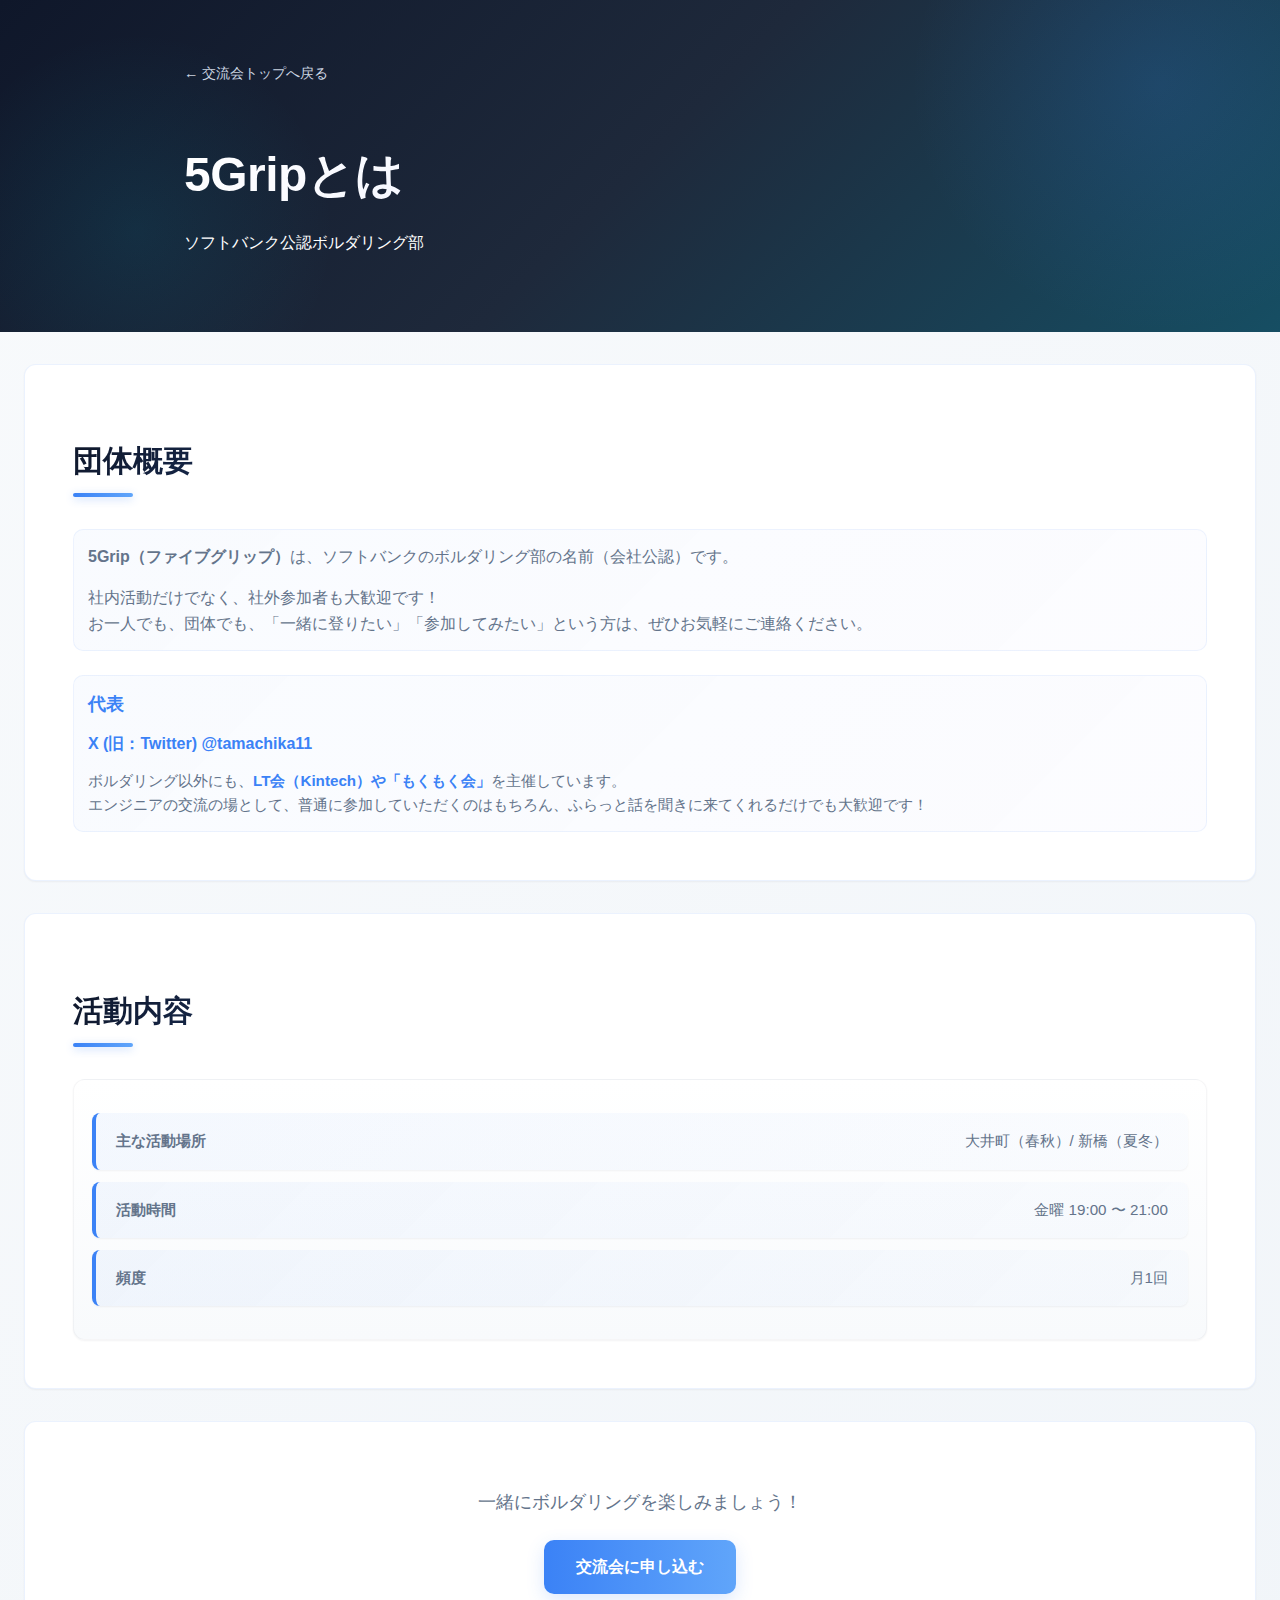
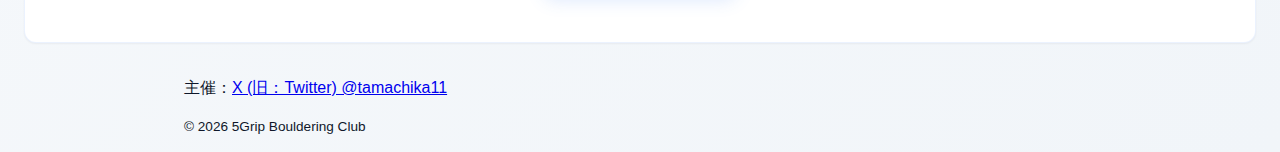
<file: about.html>
<!DOCTYPE html>
<html lang="ja">

<head>
    <meta charset="UTF-8" />
    <meta name="viewport" content="width=device-width, initial-scale=1.0" />
    <title>5Gripについて | チーム制ボルダリング交流会</title>
    <meta name="description" content="ソフトバンク公認ボルダリング部「5Grip」の紹介ページです。" />
    <link rel="icon" type="image/png" href="favicon.png">
    <link rel="stylesheet" href="css/base.css" />
    <link rel="stylesheet" href="css/layout.css" />
    <link rel="stylesheet" href="css/component.css" />
</head>

<body>

    <header class="hero" style="min-height: auto;">
        <div class="container" style="padding: 60px 24px;">
            <a href="index.html"
                style="color: #cbd5e1; text-decoration: none; font-size: 0.9rem; margin-bottom: 20px; display: inline-block;">←
                交流会トップへ戻る</a>
            <h1>5Gripとは</h1>
            <p class="catch">ソフトバンク公認ボルダリング部</p>
        </div>
    </header>

    <main>
        <div class="container">

            <section class="section">
                <h2>団体概要</h2>
                <div class="overview-block">
                    <div class="overview-item">
                        <p><strong>5Grip（ファイブグリップ）</strong>は、ソフトバンクのボルダリング部の名前（会社公認）です。</p>
                        <p style="margin-top: 15px;">
                            社内活動だけでなく、社外参加者も大歓迎です！<br>
                            お一人でも、団体でも、「一緒に登りたい」「参加してみたい」という方は、ぜひお気軽にご連絡ください。
                        </p>
                    </div>
                </div>

                <div class="overview-block" style="margin-top: 24px;">
                    <div class="overview-item">
                        <h3>代表</h3>
                        <p style="margin-bottom: 12px;">
                            <a href="https://x.com/tamachika11" target="_blank" rel="noopener">X (旧：Twitter)
                                @tamachika11</a>
                        </p>
                        <p style="font-size: 0.95rem; line-height: 1.6;">
                            ボルダリング以外にも、<a href="https://kintech.connpass.com" target="_blank"
                                rel="noopener">LT会（Kintech）や「もくもく会」</a>を主催しています。<br>
                            エンジニアの交流の場として、普通に参加していただくのはもちろん、ふらっと話を聞きに来てくれるだけでも大歓迎です！
                        </p>
                    </div>
                </div>
            </section>

            <section class="section">
                <h2>活動内容</h2>
                <div class="scoring-card">
                    <div class="card-body">
                        <ul class="rules">
                            <li style="display: flex; justify-content: space-between; align-items: center;">
                                <strong>主な活動場所</strong>
                                <span>大井町（春秋）/ 新橋（夏冬）</span>
                            </li>
                            <li style="display: flex; justify-content: space-between; align-items: center;">
                                <strong>活動時間</strong>
                                <span>金曜 19:00 〜 21:00</span>
                            </li>
                            <li style="display: flex; justify-content: space-between; align-items: center;">
                                <strong>頻度</strong>
                                <span>月1回</span>
                            </li>
                        </ul>
                    </div>
                </div>
            </section>

            <section class="section" style="text-align: center;">
                <p style="font-size: 1.1rem; color: var(--text-sub); margin-bottom: 24px;">一緒にボルダリングを楽しみましょう！</p>
                <a href="index.html#apply-section" class="btn-location" style="padding: 14px 32px;">交流会に申し込む</a>
            </section>

        </div>
    </main>

    <footer class="footer">
        <div class="container">
            <p>主催：<a href="https://x.com/tamachika11" target="_blank" rel="noopener">X (旧：Twitter) @tamachika11</a></p>
            <p style="font-size: 0.85rem; margin-top: 12px;">© 2026 5Grip Bouldering Club</p>
        </div>
    </footer>

</body>

</html>
</file>
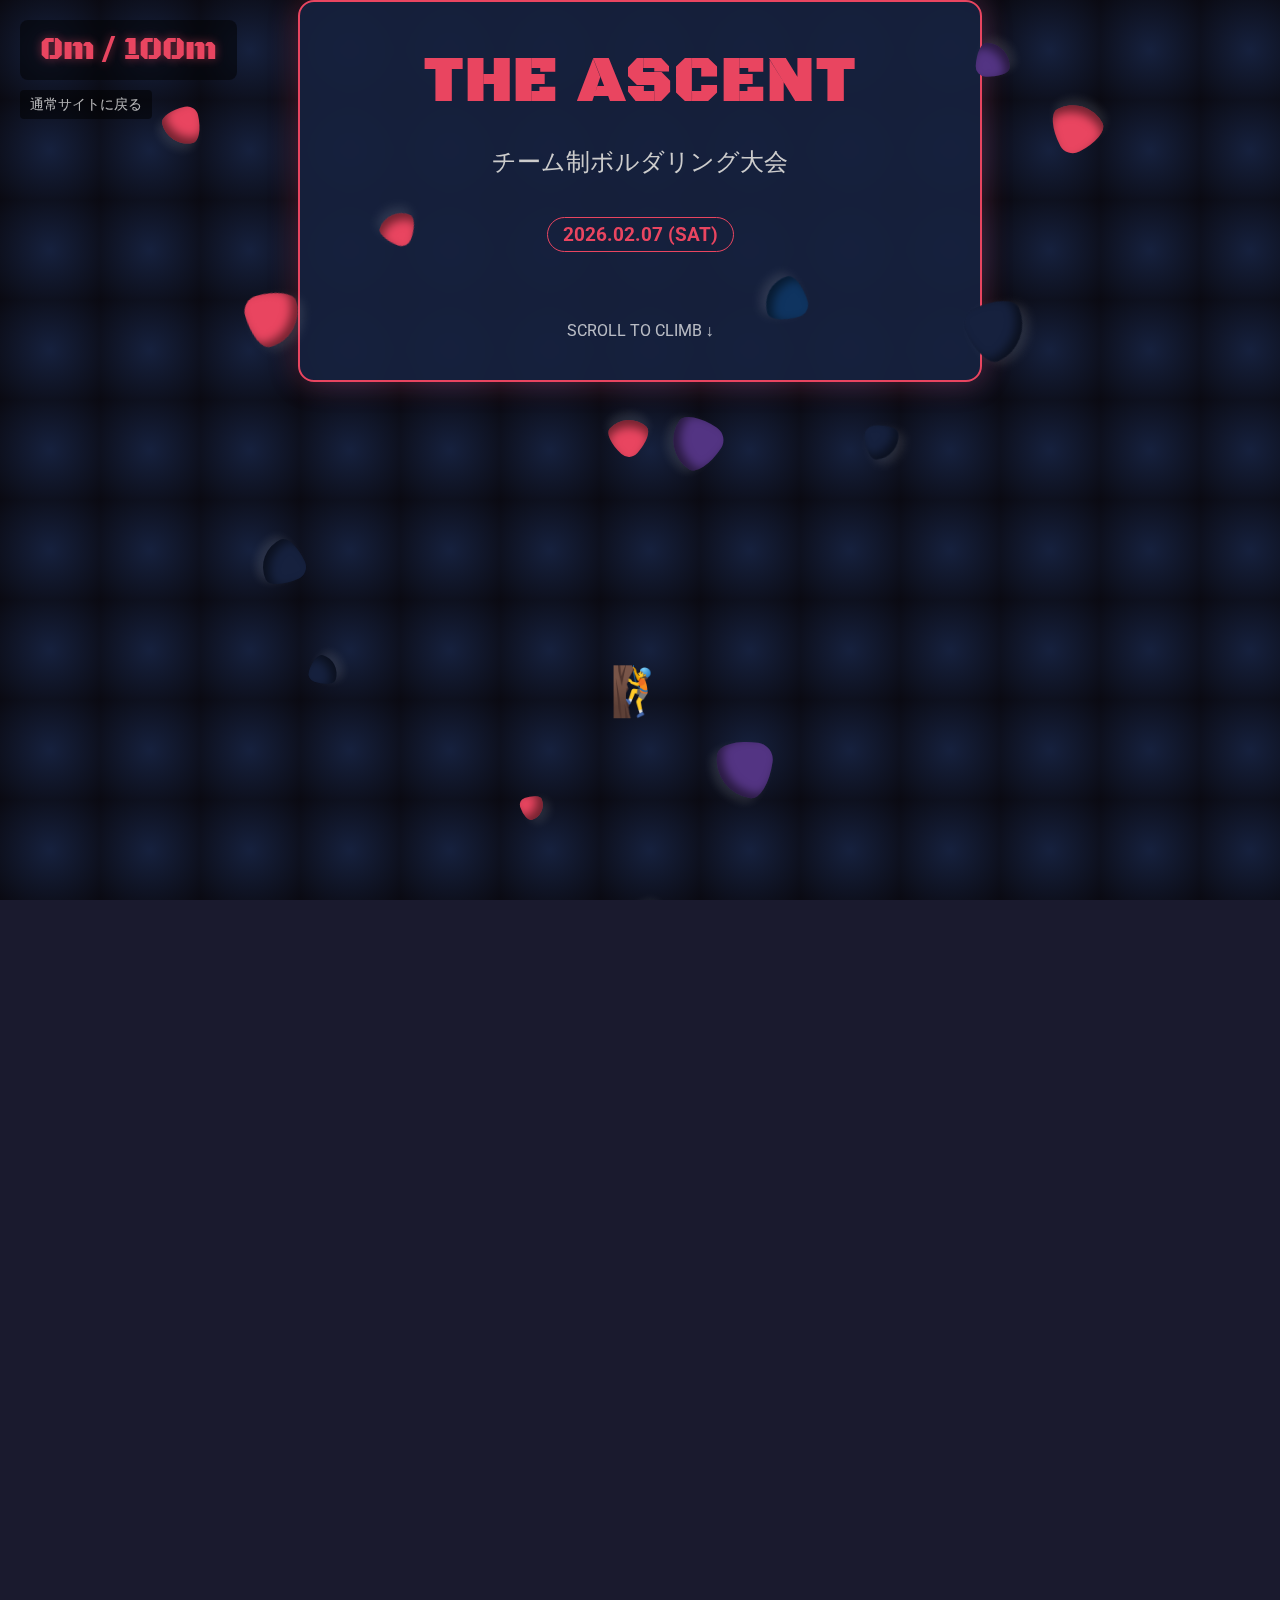
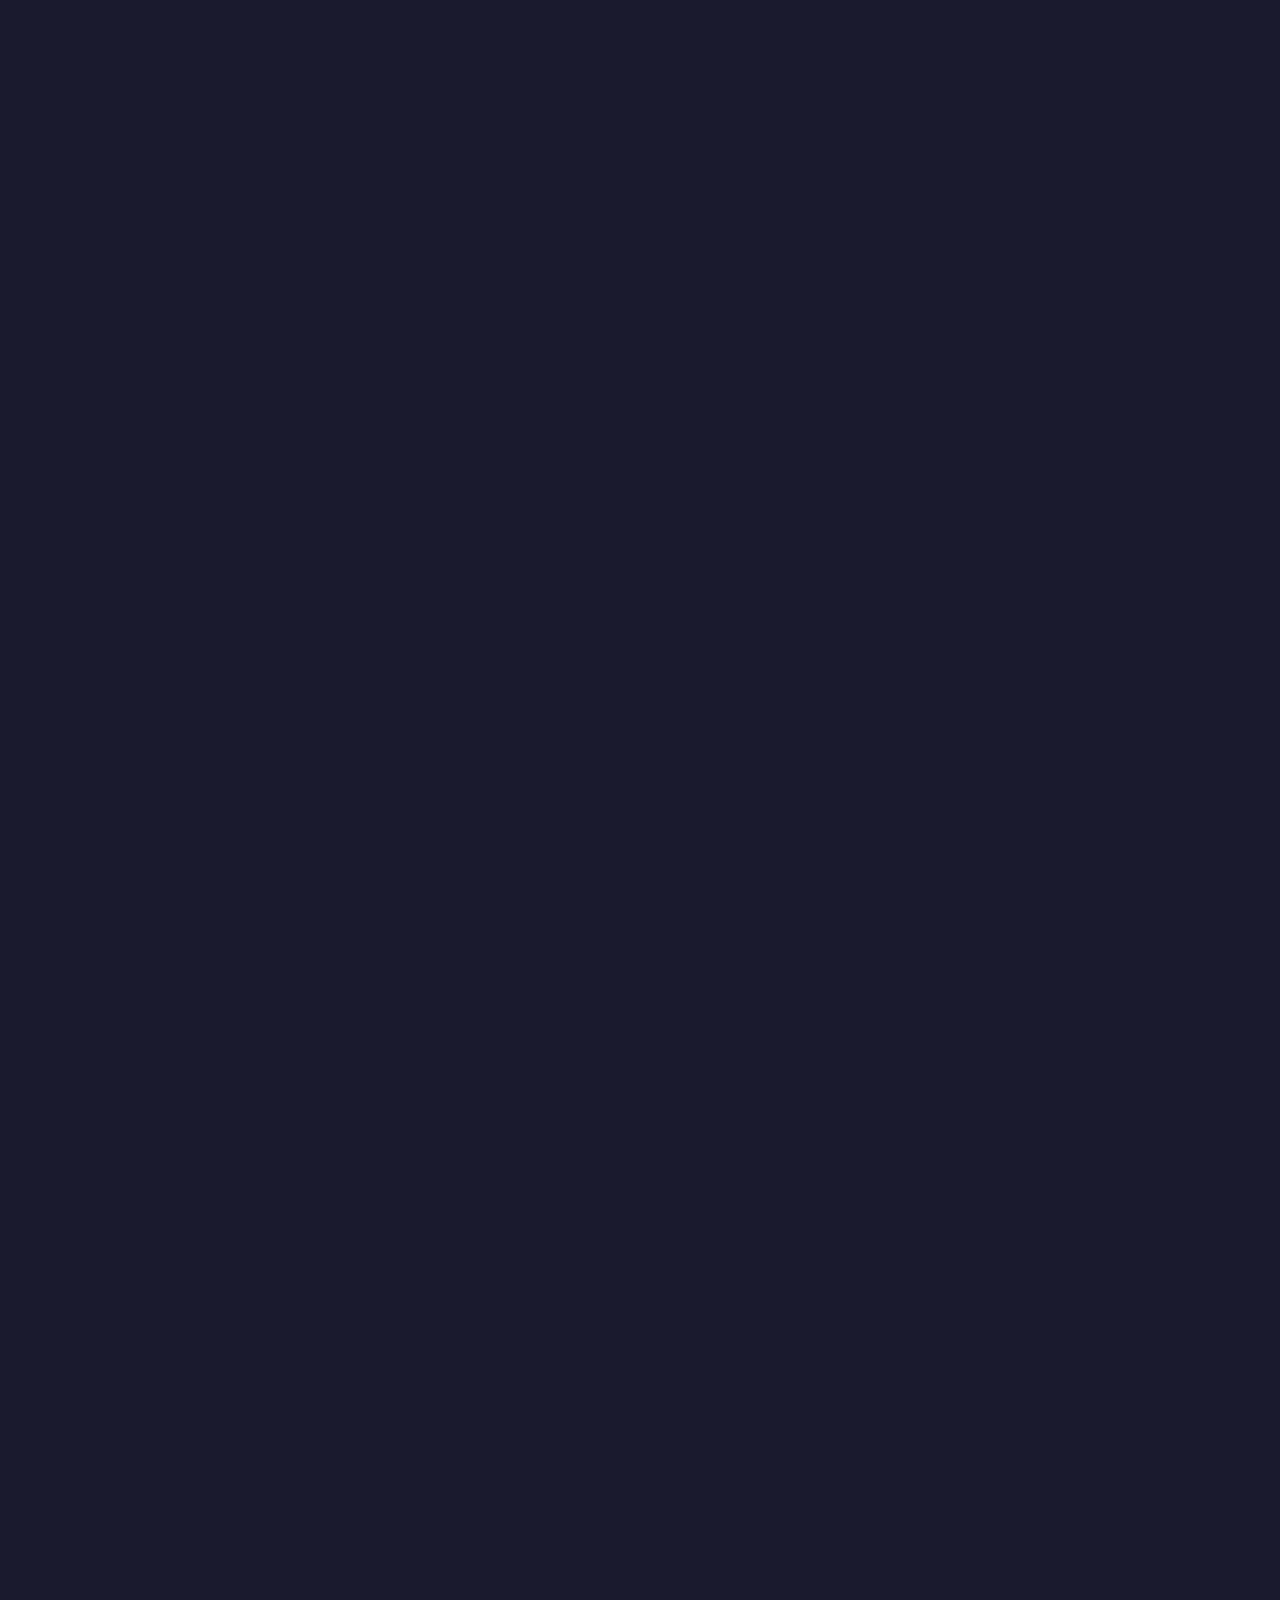
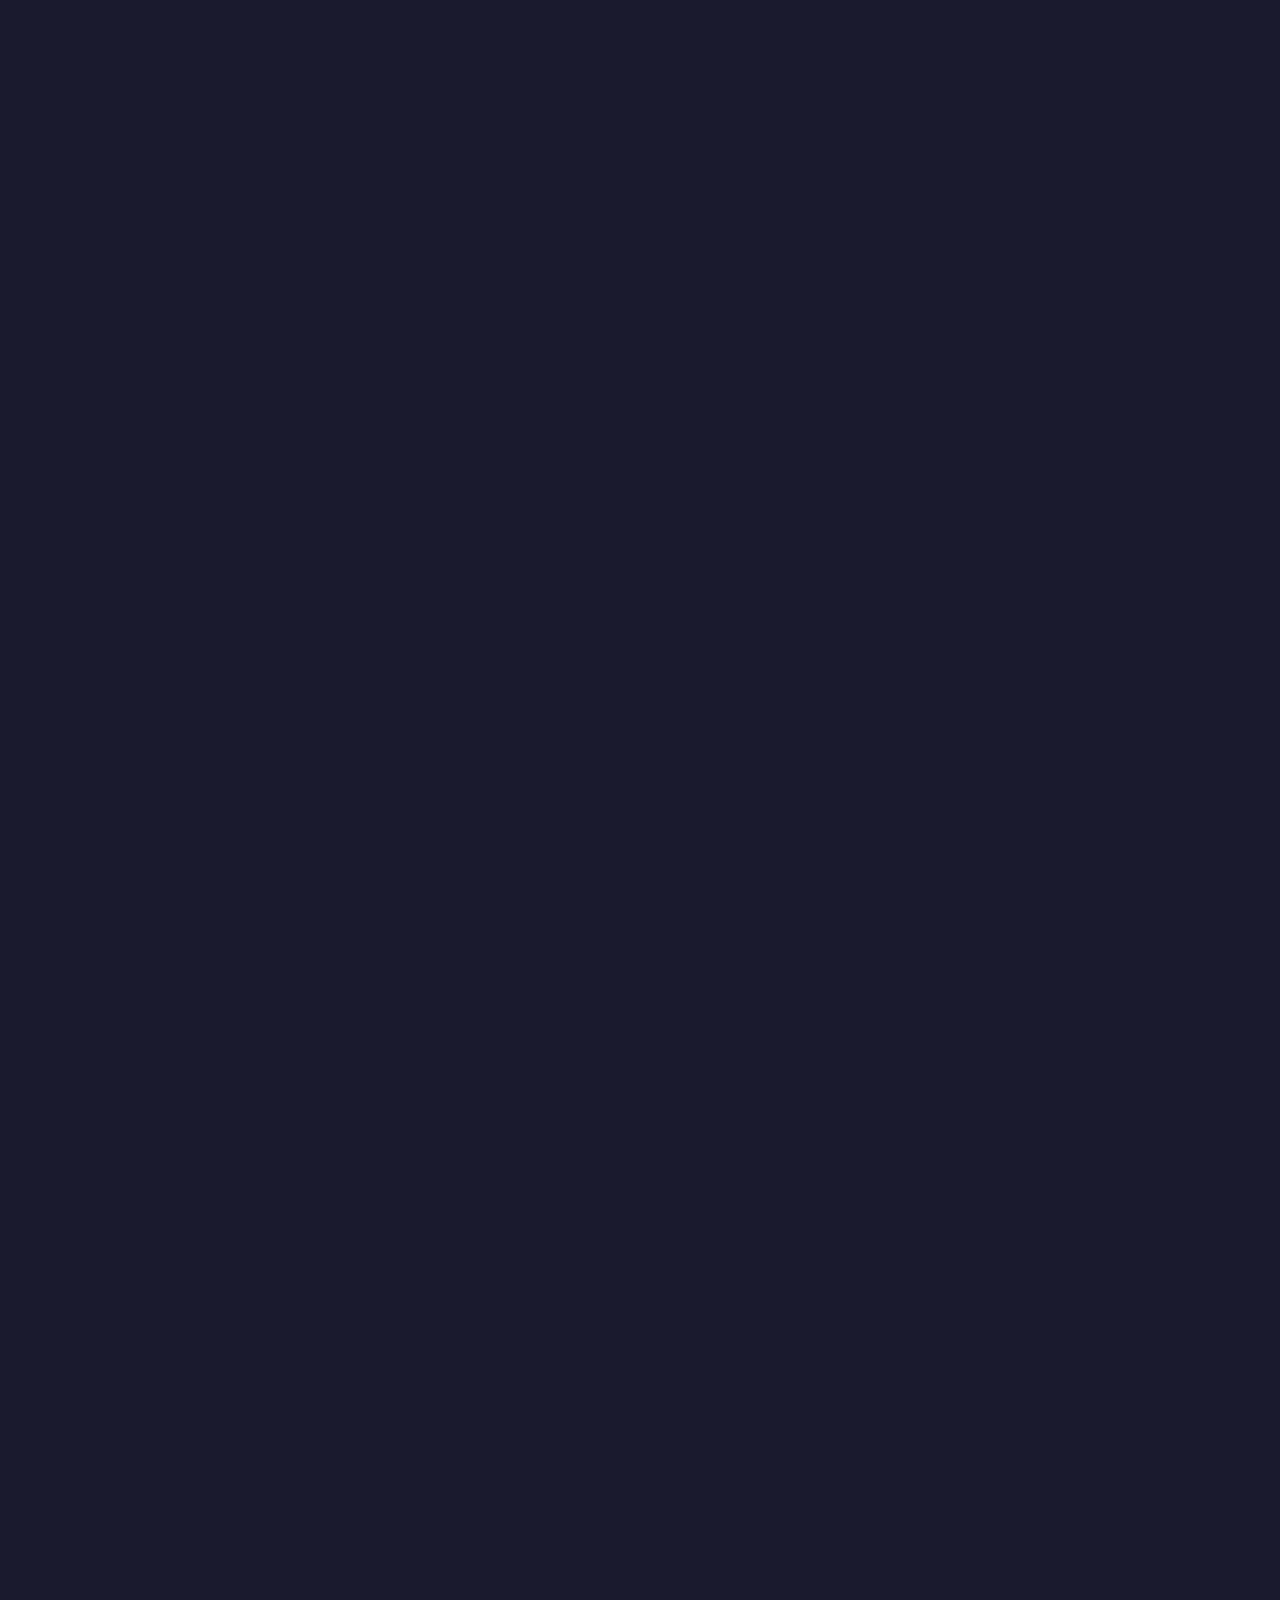
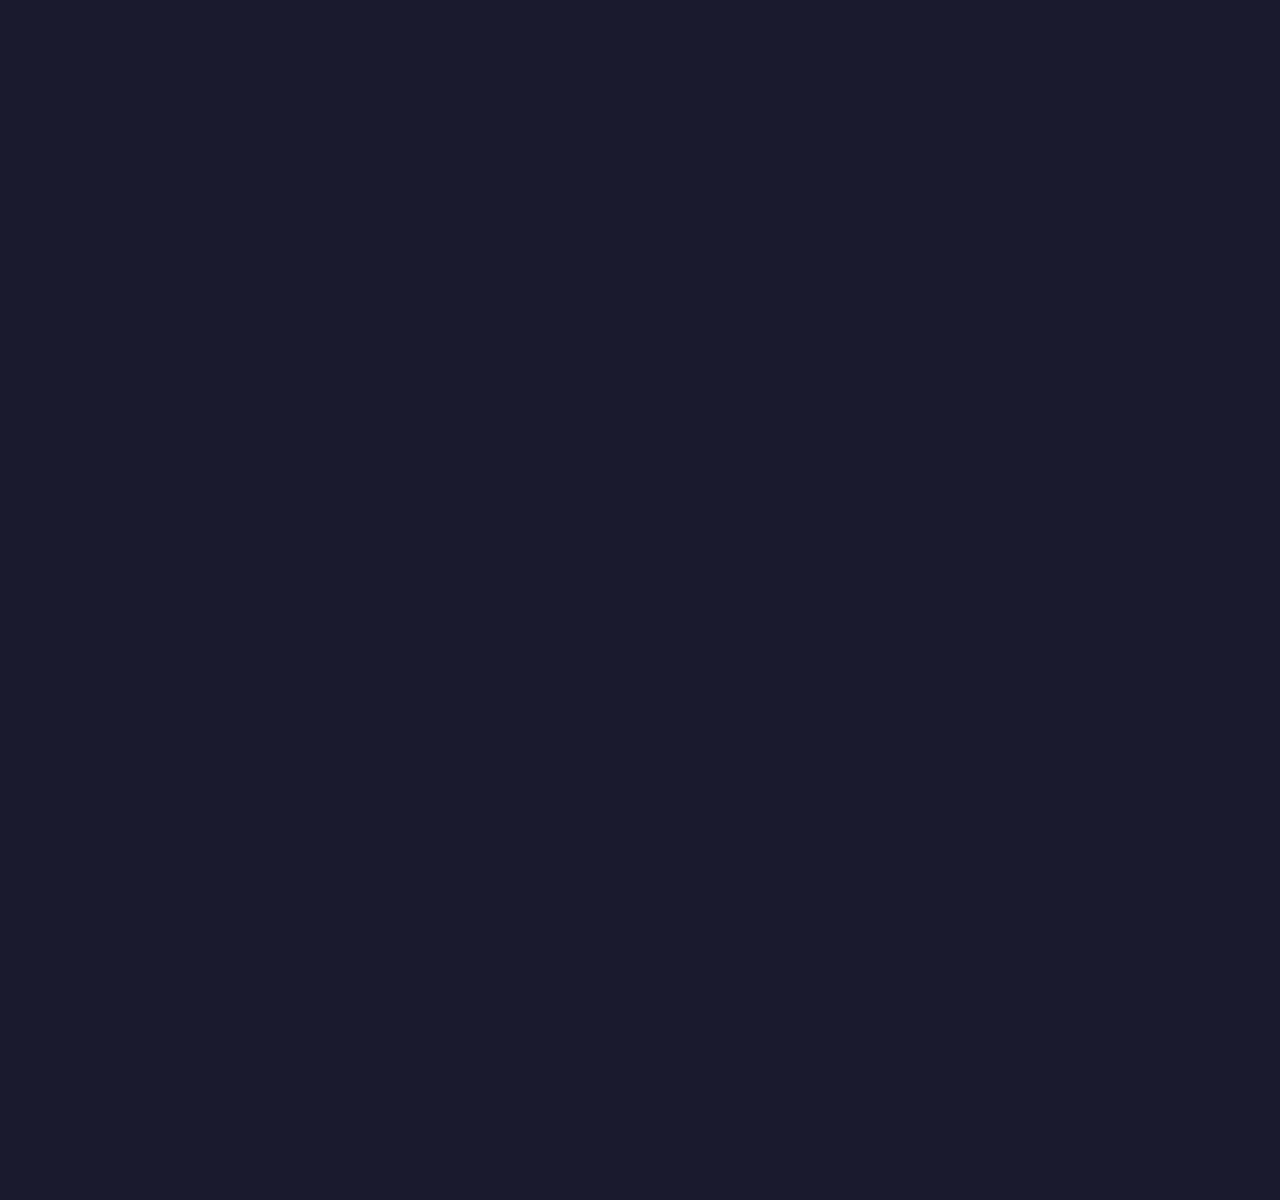
<file: game.html>
<!DOCTYPE html>
<html lang="ja">

<head>
    <meta charset="UTF-8">
    <meta name="viewport" content="width=device-width, initial-scale=1.0">
    <title>THE ASCENT - チーム制ボルダリング大会</title>
    <meta name="description" content="目指せ頂上！チーム制ボルダリング大会のゲーミフィケーション特設ページ。" />
    <link rel="icon" type="image/png" href="favicon.png">

    <!-- OGP Settings -->
    <meta property="og:title" content="THE ASCENT - チーム制ボルダリング大会">
    <meta property="og:description" content="スクロールして頂上を目指せ！2026年2月7日（土）開催">
    <meta property="og:type" content="website">
    <meta property="og:image" content="ogp.png">
    <meta name="twitter:card" content="summary_large_image">

    <link rel="stylesheet" href="game.css">
    <!-- Google Fonts for game aesthetic -->
    <link rel="preconnect" href="https://fonts.googleapis.com">
    <link rel="preconnect" href="https://fonts.gstatic.com" crossorigin>
    <link href="https://fonts.googleapis.com/css2?family=Black+Ops+One&family=Roboto:wght@400;700&display=swap"
        rel="stylesheet">
</head>

<body>

    <div id="game-ui">
        <div id="altitude-meter">
            <span id="current-altitude">0</span>m / <span id="target-altitude">100</span>m
        </div>
        <a href="index.html" class="back-link">通常サイトに戻る</a>
    </div>

    <div id="wall-container">
        <!-- Background Elements (Holds generated by JS or CSS) -->
        <div id="wall-bg"></div>

        <!-- The Climber -->
        <div id="climber">
            <div class="climber-avatar">🧗</div>
        </div>

        <!-- Checkpoints (Content Sections) -->
        <div class="checkpoint" data-altitude="0" id="start">
            <div class="checkpoint-content">
                <h1>THE ASCENT</h1>
                <p class="subtitle">チーム制ボルダリング大会</p>
                <p class="date">2026.02.07 (SAT)</p>
                <div class="scroll-hint">SCROLL TO CLIMB ↓</div>
            </div>
        </div>

        <div class="checkpoint" data-altitude="20" id="info">
            <div class="checkpoint-content">
                <h2>Base Camp</h2>
                <div class="info-grid">
                    <div class="info-box">
                        <span class="label">Date</span>
                        <span class="value">2026.2.7 Sat<br>9:00-12:00</span>
                    </div>
                    <div class="info-box">
                        <span class="label">Location</span>
                        <span class="value">BETA CLIMBING GYM<br>Shinjuku</span>
                    </div>
                    <div class="info-box">
                        <span class="label">Price</span>
                        <span class="value">¥2,200</span>
                    </div>
                </div>
            </div>
        </div>

        <div class="checkpoint" data-altitude="40" id="about">
            <div class="checkpoint-content">
                <h2>Mission Brief</h2>
                <p>未経験も、経験者も。</p>
                <p>3人1組のチームで挑む、<br>助け合いと挑戦のエンターテイメント。</p>
            </div>
        </div>

        <div class="checkpoint" data-altitude="60" id="rules">
            <div class="checkpoint-content">
                <h2>Rules of Engagement</h2>
                <ul class="game-list">
                    <li>TIME LIMIT: 60 MINS</li>
                    <li>FALL? "NICE TRY!"</li>
                    <li>SEND? "NICE SEND!"</li>
                    <li>TEAMWORK IS KEY</li>
                </ul>
            </div>
        </div>

        <div class="checkpoint" data-altitude="80" id="scoring">
            <div class="checkpoint-content">
                <h2>Scoring System</h2>
                <div class="score-breakdown">
                    <div class="score-node">
                        <h3>COMPETITION</h3>
                        <span>Skill Points</span>
                    </div>
                    <div class="score-node is-plus">+</div>
                    <div class="score-node">
                        <h3>BEGINNER</h3>
                        <span>Bonus Points</span>
                    </div>
                    <div class="score-node is-plus">+</div>
                    <div class="score-node">
                        <h3>NICE</h3>
                        <span>Cheer Points</span>
                    </div>
                </div>
            </div>
        </div>

        <div class="checkpoint" data-altitude="100" id="summit">
            <div class="checkpoint-content summit-card">
                <h2>SUMMIT REACHED!</h2>
                <p>Congratulations. You are ready.</p>
                <a href="https://docs.google.com/forms/d/e/1FAIpQLSfUesCaFtaOnTtRWtC0iJHiEtCGkgwW3YTeKqSScvkuQ8fdzg/viewform?usp=dialog"
                    target="_blank" class="cta-button">ENTRY NOW</a>
                <p class="share-text">Share your climb!</p>
            </div>
        </div>

        <!-- Pad the bottom to allow scrolling past the last element -->
        <div style="height: 50vh;"></div>
    </div>

    <script src="game.js"></script>
</body>

</html>
</file>
<file: style.css>
:root {
  --text-main: #0f172a;
  --text-sub: #64748b;
  --text-light: #94a3b8;
  --border: #e2e8f0;
  --accent: #3b82f6;
  --accent-dark: #1e40af;
  --accent-light: #60a5fa;
  --bg-light: #f8fafc;
  --bg-card: #ffffff;
  --shadow-sm: 0 1px 2px rgba(15, 23, 42, 0.05);
  --shadow-md: 0 4px 6px rgba(15, 23, 42, 0.1);
  --shadow-lg: 0 10px 15px rgba(15, 23, 42, 0.1);
  --shadow-xl: 0 20px 25px rgba(15, 23, 42, 0.15);
}

@keyframes fadeInDown {
  from {
    opacity: 0;
    transform: translateY(-20px);
  }
  to {
    opacity: 1;
    transform: translateY(0);
  }
}

@keyframes fadeInUp {
  from {
    opacity: 0;
    transform: translateY(20px);
  }
  to {
    opacity: 1;
    transform: translateY(0);
  }
}

@keyframes slideInLeft {
  from {
    opacity: 0;
    transform: translateX(-30px);
  }
  to {
    opacity: 1;
    transform: translateX(0);
  }
}

@keyframes pulse-glow {
  0%, 100% {
    box-shadow: 0 0 0 0 rgba(59, 130, 246, 0.7);
  }
  50% {
    box-shadow: 0 0 0 10px rgba(59, 130, 246, 0);
  }
}

@keyframes float {
  0%, 100% {
    transform: translateY(0px);
  }
  50% {
    transform: translateY(-10px);
  }
}

* {
  box-sizing: border-box;
}

body {
  margin: 0;
  font-family: -apple-system, BlinkMacSystemFont, "Segoe UI", "Hiragino Sans",
    "Yu Gothic", "游ゴシック", sans-serif;
  color: var(--text-main);
  line-height: 1.6;
  background: linear-gradient(135deg, #f8fafc 0%, #f1f5f9 100%);
  min-height: 100vh;
}

.container {
  max-width: 960px;
  margin: 0 auto;
  padding: 0 24px;
}

.hero {
  background: linear-gradient(135deg, #0f172a 0%, #1e293b 50%, #164e63 100%);
  color: white;
  position: relative;
  overflow: hidden;
  border-bottom: none;
}

.hero::before {
  content: '';
  position: absolute;
  top: -50%;
  right: -10%;
  width: 500px;
  height: 500px;
  background: radial-gradient(circle, rgba(59, 130, 246, 0.15) 0%, transparent 70%);
  border-radius: 50%;
  pointer-events: none;
  animation: float 6s ease-in-out infinite;
}

.hero::after {
  content: '';
  position: absolute;
  bottom: -30%;
  left: -5%;
  width: 400px;
  height: 400px;
  background: radial-gradient(circle, rgba(6, 182, 212, 0.1) 0%, transparent 70%);
  border-radius: 50%;
  pointer-events: none;
  animation: float 8s ease-in-out infinite 1s;
}

.hero .container {
  padding: 100px 24px;
  position: relative;
  z-index: 1;
  animation: fadeInDown 0.8s ease-out;
}

h1 {
  font-size: 3rem;
  font-weight: 700;
  margin-bottom: 16px;
  letter-spacing: -0.5px;
  animation: slideInLeft 0.8s ease-out 0.1s both;
  background: linear-gradient(135deg, #ffffff 0%, #e0e7ff 100%);
  -webkit-background-clip: text;
  -webkit-text-fill-color: transparent;
  background-clip: text;
}

@media (max-width: 640px) {
  h1 {
    font-size: 2rem;
  }
}

.catch {
  font-size: 1.25rem;
  font-weight: 500;
  color: #e2e8f0;
  margin-bottom: 32px;
  letter-spacing: -0.3px;
  animation: fadeInUp 0.8s ease-out 0.2s both;
}

.hero-badge {
  display: inline-block;
  background: linear-gradient(135deg, rgba(34, 197, 94, 0.3) 0%, rgba(34, 197, 94, 0.15) 100%);
  color: #86efac;
  padding: 8px 16px;
  border-radius: 24px;
  font-size: 0.9rem;
  font-weight: 600;
  margin-bottom: 16px;
  border: 1px solid rgba(34, 197, 94, 0.5);
  animation: fadeInDown 0.8s ease-out both;
  backdrop-filter: blur(10px);
}

.event-info {
  display: grid;
  grid-template-columns: repeat(auto-fit, minmax(200px, 1fr));
  gap: 24px;
  margin-top: 32px;
  padding-top: 32px;
  border-top: 1px solid rgba(255, 255, 255, 0.1);
  animation: fadeInUp 0.8s ease-out 0.3s both;
}

.info-item {
  display: flex;
  flex-direction: column;
}

.info-label {
  font-size: 0.9rem;
  color: #cbd5e1;
  text-transform: uppercase;
  letter-spacing: 1px;
  margin-bottom: 8px;
  font-weight: 600;
}

.info-value {
  font-size: 1.3rem;
  color: #ffffff;
  font-weight: 600;
  line-height: 1.4;
  background: linear-gradient(135deg, #60a5fa 0%, #86efac 100%);
  -webkit-background-clip: text;
  -webkit-text-fill-color: transparent;
  background-clip: text;
}

.meta {
  color: #cbd5e1;
  font-size: 0.95rem;
  opacity: 0.9;
}

.section {
  padding: 48px;
  margin: 32px 0;
  background: var(--bg-card);
  border-radius: 12px;
  box-shadow: var(--shadow-sm);
  transition: all 0.4s cubic-bezier(0.4, 0, 0.2, 1);
  border: 1px solid rgba(59, 130, 246, 0.1);
  position: relative;
  overflow: hidden;
  animation: fadeInUp 0.6s ease-out both;
}

.rules li:hover::before {
  left: 100%;
}

.formula {
  font-weight: 600;
  background: linear-gradient(135deg, rgba(59, 130, 246, 0.1) 0%, rgba(99, 102, 241, 0.05) 100%);
  padding: 20px 24px;
  border-left: 4px solid var(--accent);
  border-radius: 8px;
  color: var(--text-main);
  font-size: 1.05rem;
  box-shadow: var(--shadow-sm);
  border: 1px solid rgba(59, 130, 246, 0.2);
  position: relative;
  overflow: hidden;
  animation: fadeInUp 0.6s ease-out both;
}

.formula::after {
  content: '';
  position: absolute;
  top: 0;
  left: -100%;
  width: 100%;
  height: 100%;
  background: linear-gradient(90deg, transparent 0%, rgba(59, 130, 246, 0.1) 50%, transparent 100%);
  transition: left 0.6s ease;
  pointer-events: none;
}

.formula:hover::after {
  left: 100%;
}

/* 採点方式用レイアウト */
.scoring-grid {
  display: grid;
  grid-template-columns: repeat(3, 1fr);
  gap: 20px;
  margin-top: 20px;
}

/* Responsive adjustments */
@media (max-width: 768px) {
  .scoring-grid {
    grid-template-columns: 1fr;
  }
}

.scoring-card {
  background: linear-gradient(180deg, #ffffff 0%, #f8fafc 100%);
  border-radius: 12px;
  padding: 18px;
  box-shadow: var(--shadow-sm);
  border: 1px solid rgba(15, 23, 42, 0.04);
  transition: transform 0.25s ease, box-shadow 0.25s ease;
}

.scoring-card:hover {
  transform: translateY(-6px);
  box-shadow: var(--shadow-xl);
}

.scoring-card .card-header h3 {
  margin: 0 0 8px 0;
  font-size: 1.05rem;
  color: var(--accent-dark);
}

.scoring-card .card-body {
  font-size: 0.95rem;
  color: var(--text-sub);
}

.score-pill {
  display: inline-block;
  padding: 4px 8px;
  background: linear-gradient(90deg, var(--accent) 0%, var(--accent-light) 100%);
  color: white;
  border-radius: 999px;
  font-weight: 700;
  margin-left: 6px;
  font-size: 0.9rem;
}

.bonus-grid {
  display: grid;
  grid-template-columns: 1fr 1fr;
  gap: 12px;
}

.bonus-item .bonus-title {
  font-weight: 700;
  color: var(--accent);
  margin-bottom: 6px;
}

.score-big {
  font-size: 1rem;
  color: var(--text-main);
  font-weight: 700;
}

.score-list div { margin-bottom: 6px; }

.muted { color: var(--text-light); font-size: 0.9rem; }

@media (max-width: 980px) {
  .scoring-grid { grid-template-columns: repeat(2, 1fr); }
  
  .scoring-card-total {
    grid-column: 1 / -1;
  }

  .total-score-breakdown {
    grid-template-columns: 1fr;
    gap: 10px;
  }
}

@media (max-width: 640px) {
  .scoring-grid { grid-template-columns: 1fr; }

  .scoring-card-total {
    grid-column: 1;
  }

  .total-score-breakdown {
    grid-template-columns: 1fr;
    gap: 10px;
  }
}
@media (max-width: 768px) {
  .overview-content {
    grid-template-columns: 1fr;
    gap: 24px;
  }
}

.overview-item h3 {
  margin-top: 0;
  color: var(--accent);
  font-size: 1.125rem;
  margin-bottom: 12px;
  font-weight: 700;
}

.overview-item p {
  color: var(--text-sub);
  margin: 0;
  line-height: 1.6;
}

.overview-item a {
  color: var(--accent);
  text-decoration: none;
  font-weight: 600;
  transition: all 0.3s ease;
  position: relative;
}

.overview-item a::after {
  content: '';
  position: absolute;
  bottom: -2px;
  left: 0;
  width: 0;
  height: 2px;
  background: var(--accent);
  transition: width 0.3s ease;
}

.overview-item a:hover::after {
  width: 100%;
}

.overview-item a:hover {
  color: var(--accent-dark);
}

/* 会場リンク（ヘッダー） */
/* .location-link {
  color: white;
  background: rgba(255,255,255,0.06);
  padding: 6px 10px;
  border-radius: 8px;
  text-decoration: none;
  display: inline-block;
  font-weight: 700;
}

.location-link:hover {
  background: rgba(255,255,255,0.12);
  color: #fff;
  text-decoration: underline;
} */

/* button風スタイル（ヘッダー用） */
.btn-location {
  display: inline-block;
  background: linear-gradient(90deg, var(--accent) 0%, var(--accent-light) 100%);
  color: white !important;
  padding: 10px 14px;
  border-radius: 10px;
  font-weight: 700;
  box-shadow: 0 6px 18px rgba(59,130,246,0.18);
  transition: transform 0.12s ease, box-shadow 0.12s ease;
  color: white;
  text-decoration: none;
}

.btn-location:hover { 
  transform: translateY(-2px); 
  box-shadow: var(--shadow-xl); 
  text-decoration: underline;
}

/* アクセス（マップ） */
.section-access .access-grid {
  display: grid;
  grid-template-columns: 1fr 360px;
  gap: 20px;
  align-items: start;
}

.section-access .map iframe {
  width: 100%;
  height: 280px;
  border: 0;
  border-radius: 8px;
  box-shadow: var(--shadow-sm);
}

.section-access .access-info .address { font-weight: 700; color: var(--text-main); }

@media (max-width: 980px) {
  .section-access .access-grid { grid-template-columns: 1fr; }
}

main > .container {
  max-width: 100%;
}

main .section ul:not(.rules):not(.flow) {
  color: var(--text-main);
  padding-left: 20px;
}

main .section ul:not(.rules):not(.flow) li {
  margin-bottom: 12px;
  color: var(--text-sub);
}

h2 {
  font-size: 1.875rem;
  font-weight: 700;
  margin-bottom: 32px;
  color: var(--text-main);
  position: relative;
  padding-bottom: 12px;
  background: linear-gradient(135deg, var(--text-main) 0%, var(--accent) 100%);
  -webkit-background-clip: text;
  -webkit-text-fill-color: transparent;
  background-clip: text;
}

h2::after {
  content: '';
  position: absolute;
  bottom: 0;
  left: 0;
  width: 60px;
  height: 4px;
  background: linear-gradient(90deg, var(--accent) 0%, var(--accent-light) 100%);
  border-radius: 2px;
  box-shadow: 0 2px 8px rgba(59, 130, 246, 0.3);
}

h3 {
  margin-top: 28px;
  font-size: 1.125rem;
  font-weight: 600;
  color: var(--text-main);
}

.flow {
  padding-left: 0;
  list-style: none;
  counter-reset: flow-counter;
}

.flow li {
  margin-bottom: 24px;
  padding-left: 60px;
  position: relative;
  counter-increment: flow-counter;
  animation: fadeInUp 0.6s ease-out both;
}

.flow li:nth-child(1) { animation-delay: 0.1s; }
.flow li:nth-child(2) { animation-delay: 0.2s; }
.flow li:nth-child(3) { animation-delay: 0.3s; }
.flow li:nth-child(4) { animation-delay: 0.4s; }
.flow li:nth-child(5) { animation-delay: 0.5s; }
.flow li:nth-child(6) { animation-delay: 0.6s; }
.flow li:nth-child(7) { animation-delay: 0.7s; }
.flow li:nth-child(8) { animation-delay: 0.8s; }

.flow li::before {
  content: counter(flow-counter);
  position: absolute;
  left: 0;
  top: 0;
  width: 44px;
  height: 44px;
  background: linear-gradient(135deg, var(--accent) 0%, var(--accent-dark) 100%);
  color: white;
  border-radius: 50%;
  display: flex;
  align-items: center;
  justify-content: center;
  font-weight: 600;
  font-size: 0.9rem;
  box-shadow: var(--shadow-md), 0 0 0 0 rgba(59, 130, 246, 0.5);
  transition: all 0.4s cubic-bezier(0.4, 0, 0.2, 1);
  animation: pulse-glow 2s infinite;
}

.flow li:hover::before {
  transform: scale(1.1);
  box-shadow: var(--shadow-lg), 0 0 20px rgba(59, 130, 246, 0.6);
}

.flow li strong {
  display: block;
  font-size: 1.05rem;
  margin-bottom: 8px;
  color: var(--text-main);
}

.flow li p {
  margin: 8px 0 0 0;
  color: var(--text-sub);
  font-size: 0.95rem;
}

.flow li ul {
  margin-top: 12px;
  padding-left: 24px;
  color: var(--text-sub);
}

.rules {
  padding-left: 0;
  list-style: none;
  display: grid;
  gap: 12px;
}

.rules li {
  padding: 16px 20px;
  background: linear-gradient(135deg, rgba(59, 130, 246, 0.05) 0%, rgba(59, 130, 246, 0.02) 100%);
  border-left: 4px solid var(--accent);
  border-radius: 8px;
  box-shadow: var(--shadow-sm);
  transition: all 0.3s cubic-bezier(0.4, 0, 0.2, 1);
  margin-bottom: 0;
  position: relative;
  overflow: hidden;
  animation: fadeInUp 0.6s ease-out both;
}

.rules li::before {
  content: '';
  position: absolute;
  top: 0;
  left: -100%;
  width: 100%;
  height: 100%;
  background: linear-gradient(90deg, transparent 0%, rgba(59, 130, 246, 0.1) 50%, transparent 100%);
  transition: left 0.5s ease;
}

.rules li:nth-child(1) { animation-delay: 0.1s; }
.rules li:nth-child(2) { animation-delay: 0.2s; }
.rules li:nth-child(3) { animation-delay: 0.3s; }
.rules li:nth-child(4) { animation-delay: 0.4s; }

.rules li:hover {
  box-shadow: var(--shadow-md);
  transform: translateX(8px);
  border-left-color: var(--accent-light);
}

.rules li:hover::before {
  left: 100%;
}

/* 総合得点カード専用レイアウト */
.scoring-card-total {
  grid-column: 1 / -1;
  background: linear-gradient(135deg, rgba(59, 130, 246, 0.08) 0%, rgba(99, 102, 241, 0.05) 100%);
}

.scoring-card-total .card-body {
  padding: 20px;
  border-radius: 10px;
  background: #ffffff;
  border: 2px solid rgba(59, 130, 246, 0.35);
  box-shadow: inset 0 0 0 4px rgba(59, 130, 246, 0.08);
}

.total-score-breakdown {
  display: grid;
  grid-template-columns: repeat(3, 1fr);
  gap: 12px;
  align-items: stretch;
  margin-bottom: 16px;
}

.score-component {
  flex: 1;
  text-align: center;
  padding: 12px 8px;
  background: linear-gradient(135deg, white 0%, #f8fafc 100%);
  border: 2px solid rgba(59, 130, 246, 0.15);
  border-radius: 8px;
  transition: all 0.3s ease;
}

.score-component:hover {
  background: rgba(59, 130, 246, 0.1);
}

.score-component:hover[data-hover-target="competition-score"] ~ #competition-score {
  border-color: var(--accent);
  background: rgba(59, 130, 246, 0.05);
  transform: translateY(-4px);
  box-shadow: var(--shadow-md);
}

.score-component:hover ~ .scoring-card {
  border-color: var(--accent);
  background: linear-gradient(135deg, #ffffff 0%, rgba(59, 130, 246, 0.05) 100%);
  transform: translateY(-4px);
  box-shadow: var(--shadow-md);
}

.component-label {
  font-weight: 700;
  font-size: 0.9rem;
  color: var(--accent);
  margin-bottom: 4px;
  text-transform: uppercase;
  letter-spacing: 0.5px;
}

.component-desc {
  font-size: 0.8rem;
  color: var(--text-sub);
  line-height: 1.3;
}

.score-operator {
  font-size: 1.8rem;
  font-weight: 700;
  color: var(--accent);
  margin: 0 4px;
}

.formula-result {
  text-align: center;
  font-size: 1.05rem;
  color: var(--text-main);
  margin: 0;
  font-weight: 600;
}

.formula {
  font-weight: 600;
  background: linear-gradient(135deg, rgba(59, 130, 246, 0.1) 0%, rgba(99, 102, 241, 0.05) 100%);
  padding: 20px 24px;
  border-left: 4px solid var(--accent);
  border-radius: 8px;
  color: var(--text-main);
  font-size: 1.05rem;
  box-shadow: var(--shadow-sm);
  border: 1px solid rgba(59, 130, 246, 0.2);
  position: relative;
  overflow: hidden;
  animation: fadeInUp 0.6s ease-out both;
}

.formula::after {
  content: '';
  position: absolute;
  top: 0;
  left: -100%;
  width: 100%;
  height: 100%;
  background: linear-gradient(90deg, transparent 0%, rgba(59, 130, 246, 0.1) 50%, transparent 100%);
  transition: left 0.6s ease;
  pointer-events: none;
}

.formula:hover::after {
  left: 100%;
}

.footer {
  border-top: 1px solid var(--border);
  background: linear-gradient(135deg, rgba(15, 23, 42, 0.05) 0%, rgba(15, 23, 42, 0.02) 100%);
  margin-top: 80px;
  position: relative;
  overflow: hidden;
}

.footer::before {
  content: '';
  position: absolute;
  top: 0;
  left: 0;
  right: 0;
  height: 1px;
  background: linear-gradient(90deg, transparent 0%, rgba(59, 130, 246, 0.3) 50%, transparent 100%);
}

.footer .container {
  padding: 48px 24px;
  font-size: 0.9rem;
  color: var(--text-sub);
  text-align: center;
  position: relative;
  z-index: 1;
}

.footer a {
  color: var(--accent);
  text-decoration: none;
  font-weight: 600;
  transition: all 0.3s ease;
  position: relative;
}

.footer a::after {
  content: '';
  position: absolute;
  bottom: -2px;
  left: 0;
  width: 0;
  height: 2px;
  background: var(--accent);
  transition: width 0.3s ease;
}

.footer a:hover::after {
  width: 100%;
}

.footer a:hover {
  color: var(--accent-dark);
}

.footer p {
  margin: 8px 0;
  animation: fadeInUp 0.8s ease-out 0.2s both;
}

@media (max-width: 480px) {
  .hero {
    padding: 20px;
  }

  .event-info {
    grid-template-columns: 1fr;
    gap: 16px;
  }

  .scoring-grid {
    grid-template-columns: 1fr;
  }

  .scoring-card {
    padding: 12px;
  }

  h1 {
    font-size: 1.5rem;
  }

  .catch {
    font-size: 1rem;
  }

  .total-score-breakdown {
    grid-template-columns: repeat(2, 1fr);
    gap: 8px;
  }

  .score-component {
    padding: 8px;
    font-size: 0.85rem;
  }
}
</file>
<file: css/layout.css>
/* layout.css — Sitewide layout blocks (hero, sections, wrappers) */

.hero {
  background: linear-gradient(135deg, #0f172a 0%, #1e293b 50%, #164e63 100%);
  color: white; position: relative; overflow: hidden; border-bottom: none;
}
.hero::before {
  content: '';
  position: absolute; top: -50%; right: -10%; width: 500px; height: 500px;
  background: radial-gradient(circle, rgba(59,130,246,0.15) 0%, transparent 70%);
  border-radius: 50%; pointer-events: none; animation: float 6s ease-in-out infinite;
}
.hero::after {
  content: '';
  position: absolute; bottom: -30%; left: -5%; width: 400px; height: 400px;
  background: radial-gradient(circle, rgba(6,182,212,0.1) 0%, transparent 70%);
  border-radius: 50%; pointer-events: none; animation: float 8s ease-in-out infinite 1s;
}
.hero .container { padding: 100px 24px; position: relative; z-index: 1; animation: fadeInDown 0.8s ease-out; }

.section {
  padding: 48px; margin: 32px 0; background: var(--bg-card); border-radius: 12px; box-shadow: var(--shadow-sm);
  transition: all 0.4s cubic-bezier(0.4, 0, 0.2, 1); border: 1px solid rgba(59,130,246,0.1);
  position: relative; overflow: hidden; animation: fadeInUp 0.6s ease-out both;
}

main > .container { max-width: 100%; }

/* Lists inside regular sections */
main .section ul:not(.rules):not(.flow) { color: var(--text-main); padding-left: 20px; }
main .section ul:not(.rules):not(.flow) li { margin-bottom: 12px; color: var(--text-sub); }
</file>
<file: css/component.css>
/* component.css — Reusable UI components */

/* Badges and header bits */
.hero-badge {
  display: inline-block;
  background: linear-gradient(135deg, rgba(34,197,94,0.3) 0%, rgba(34,197,94,0.15) 100%);
  color: #86efac; padding: 8px 16px; border-radius: 24px; font-size: 0.9rem; font-weight: 600; margin-bottom: 16px;
  border: 1px solid rgba(34,197,94,0.5); animation: fadeInDown 0.8s ease-out both; backdrop-filter: blur(10px);
}

/* Key-value summary on hero */
.event-info { display: grid; grid-template-columns: repeat(auto-fit, minmax(200px, 1fr)); gap: 24px; margin-top: 32px; padding-top: 32px; border-top: 1px solid rgba(255,255,255,0.1); animation: fadeInUp 0.8s ease-out 0.3s both; }
.info-item { display: flex; flex-direction: column; }
.info-label { font-size: 0.9rem; color: #cbd5e1; text-transform: uppercase; letter-spacing: 1px; margin-bottom: 8px; font-weight: 600; }
.info-value { font-size: 1.3rem; color: #ffffff; font-weight: 600; line-height: 1.4; background: linear-gradient(135deg, #60a5fa 0%, #86efac 100%); -webkit-background-clip: text; -webkit-text-fill-color: transparent; background-clip: text; }

/* Buttons */
.btn-location {
  display: inline-block; background: linear-gradient(90deg, var(--accent) 0%, var(--accent-light) 100%);
  color: #fff !important; padding: 10px 14px; border-radius: 10px; font-weight: 700; box-shadow: 0 6px 18px rgba(59,130,246,0.18); transition: transform 0.12s ease, box-shadow 0.12s ease; text-decoration: none;
}
.btn-location:hover { transform: translateY(-2px); box-shadow: var(--shadow-xl); text-decoration: underline; }

/* Scoring cards */
.scoring-grid { display: grid; grid-template-columns: repeat(3, 1fr); gap: 20px; margin-top: 20px; }
@media (max-width: 768px) { .scoring-grid { grid-template-columns: 1fr; } }
.scoring-card { background: linear-gradient(180deg, #ffffff 0%, #f8fafc 100%); border-radius: 12px; padding: 18px; box-shadow: var(--shadow-sm); border: 1px solid rgba(15,23,42,0.04); transition: transform 0.25s ease, box-shadow 0.25s ease; }
.scoring-card:hover { transform: translateY(-6px); box-shadow: var(--shadow-xl); }
.scoring-card .card-header h3 { margin: 0 0 8px 0; font-size: 1.05rem; color: var(--accent-dark); }
.scoring-card .card-body { font-size: 0.95rem; color: var(--text-sub); }

.score-pill { display: inline-block; padding: 4px 8px; background: linear-gradient(90deg, var(--accent) 0%, var(--accent-light) 100%); color: #fff; border-radius: 999px; font-weight: 700; margin-left: 6px; font-size: 0.9rem; }

.bonus-grid { display: grid; grid-template-columns: 1fr 1fr; gap: 12px; }
.bonus-item .bonus-title { font-weight: 700; color: var(--accent); margin-bottom: 6px; }
.score-big { font-size: 1rem; color: var(--text-main); font-weight: 700; }
.score-list div { margin-bottom: 6px; }

.scoring-card-total { grid-column: 1 / -1; background: linear-gradient(135deg, rgba(59,130,246,0.08) 0%, rgba(99,102,241,0.05) 100%); }
.scoring-card-total .card-body { padding: 20px; border-radius: 10px; background: #ffffff; border: 2px solid rgba(59,130,246,0.35); box-shadow: inset 0 0 0 4px rgba(59,130,246,0.08); }
.total-score-breakdown { display: grid; grid-template-columns: repeat(3, 1fr); gap: 12px; align-items: stretch; margin-bottom: 16px; }

.score-component { flex: 1; text-align: center; padding: 12px 8px; background: linear-gradient(135deg, #fff 0%, #f8fafc 100%); border: 2px solid rgba(59,130,246,0.15); border-radius: 8px; transition: all 0.3s ease; cursor: pointer; }
.score-component:hover { background: rgba(59,130,246,0.1); }

/* Link top summary boxes to detail cards using :has() */
#scoring .scoring-grid:has(.score-component[data-hover-target="competition-score"]:hover) #competition-score,
#scoring .scoring-grid:has(.score-component[data-hover-target="bonus-score"]:hover) #bonus-score {
  border-color: var(--accent); background: linear-gradient(135deg, #ffffff 0%, rgba(59,130,246,0.05) 100%);
  transform: translateY(-4px); box-shadow: var(--shadow-md);
}
#scoring .scoring-grid:has(#competition-score:hover) .score-component[data-hover-target="competition-score"],
#scoring .scoring-grid:has(#bonus-score:hover) .score-component[data-hover-target="bonus-score"] {
  border-color: var(--accent); background: rgba(59,130,246,0.1); transform: translateY(-4px); box-shadow: var(--shadow-md);
}

/* Accessibility & active states */
.score-component:focus-visible { outline: 3px solid var(--accent); outline-offset: 2px; border-color: var(--accent); box-shadow: var(--shadow-md); }
.score-component.is-active, .scoring-card.is-active { border-color: var(--accent); background: linear-gradient(135deg, #ffffff 0%, rgba(59,130,246,0.05) 100%); transform: translateY(-4px); box-shadow: var(--shadow-md); }

.component-label { font-weight: 700; font-size: 0.9rem; color: var(--accent); margin-bottom: 4px; text-transform: uppercase; letter-spacing: 0.5px; }
.component-desc { font-size: 0.8rem; color: var(--text-sub); line-height: 1.3; }
.score-operator { font-size: 1.8rem; font-weight: 700; color: var(--accent); margin: 0 4px; }

/* Overview blocks */
.overview-content { display: block; }
.overview-group { display: grid; grid-template-columns: repeat(auto-fit, minmax(220px, 1fr)); gap: 18px; }
.overview-block { margin-top: 18px; padding: 14px; border-radius: 10px; background: linear-gradient(135deg, rgba(59,130,246,0.03) 0%, rgba(99,102,241,0.02) 100%); border: 1px solid rgba(59,130,246,0.08); }
.overview-block .overview-item { margin: 0; }
@media (max-width: 640px) { .overview-group { grid-template-columns: 1fr; gap: 12px; } .overview-block { padding: 12px; margin-top: 12px; } }
.overview-item h3 { margin-top: 0; color: var(--accent); font-size: 1.125rem; margin-bottom: 12px; font-weight: 700; }
.overview-item p { color: var(--text-sub); margin: 0; line-height: 1.6; }
.overview-item a { color: var(--accent); text-decoration: none; font-weight: 600; transition: all 0.3s ease; position: relative; }
.overview-item a::after { content: ''; position: absolute; bottom: -2px; left: 0; width: 0; height: 2px; background: var(--accent); transition: width 0.3s ease; }
.overview-item a:hover::after { width: 100%; }
.overview-item a:hover { color: var(--accent-dark); }

/* Rules and flow components */
.rules { padding-left: 0; list-style: none; display: grid; gap: 12px; }
.rules li { padding: 16px 20px; background: linear-gradient(135deg, rgba(59,130,246,0.05) 0%, rgba(59,130,246,0.02) 100%); border-left: 4px solid var(--accent); border-radius: 8px; box-shadow: var(--shadow-sm); transition: all 0.3s cubic-bezier(0.4, 0, 0.2, 1); margin-bottom: 0; position: relative; overflow: hidden; animation: fadeInUp 0.6s ease-out both; }
.rules li::before { content: ''; position: absolute; top: 0; left: -100%; width: 100%; height: 100%; background: linear-gradient(90deg, transparent 0%, rgba(59,130,246,0.1) 50%, transparent 100%); transition: left 0.5s ease; }
.rules li:nth-child(1){animation-delay:.1s;} .rules li:nth-child(2){animation-delay:.2s;} .rules li:nth-child(3){animation-delay:.3s;} .rules li:nth-child(4){animation-delay:.4s;}
.rules li:hover { box-shadow: var(--shadow-md); transform: translateX(8px); border-left-color: var(--accent-light); }
.rules li:hover::before { left: 100%; }

.flow { padding-left: 0; list-style: none; counter-reset: flow-counter; }
.flow > li { margin-bottom: 24px; padding-left: 60px; position: relative; counter-increment: flow-counter; animation: fadeInUp 0.6s ease-out both; }
.flow > li:nth-child(1){animation-delay:.1s;} .flow > li:nth-child(2){animation-delay:.2s;} .flow > li:nth-child(3){animation-delay:.3s;} .flow > li:nth-child(4){animation-delay:.4s;} .flow > li:nth-child(5){animation-delay:.5s;} .flow > li:nth-child(6){animation-delay:.6s;} .flow > li:nth-child(7){animation-delay:.7s;} .flow > li:nth-child(8){animation-delay:.8s;}
.flow > li::before { content: counter(flow-counter); position: absolute; left: 0; top: 0; width: 44px; height: 44px; background: linear-gradient(135deg, var(--accent) 0%, var(--accent-dark) 100%); color: #fff; border-radius: 50%; display: flex; align-items: center; justify-content: center; font-weight: 600; font-size: 0.9rem; box-shadow: var(--shadow-md), 0 0 0 0 rgba(59,130,246,0.5); transition: all 0.4s cubic-bezier(0.4, 0, 0.2, 1); animation: pulse-glow 2s infinite; }
.flow > li:hover::before { transform: scale(1.1); box-shadow: var(--shadow-lg), 0 0 20px rgba(59,130,246,0.6); }
.flow > li strong { display: block; font-size: 1.05rem; margin-bottom: 8px; color: var(--text-main); }
.flow > li p { margin: 8px 0 0 0; color: var(--text-sub); font-size: 0.95rem; }
.flow > li ul { margin-top: 16px; padding-left: 0; list-style: none; display: grid; gap: 8px; }
.flow li ul li { padding-left: 24px; position: relative; margin-bottom: 0; color: var(--text-sub); font-weight: 500; }
.flow li ul li::before { content: '✓'; position: absolute; left: 0; top: 1px; color: var(--accent); font-weight: 700; font-size: 0.9rem; background: none; box-shadow: none; width: auto; height: auto; border-radius: 0; display: inline; animation: none; }

/* FAQ */
.section-faq { margin-top: 80px; }
.section-faq h2 { font-size: 1.8rem; margin-bottom: 32px; text-align: center; }
.faq-item { background: #ffffff; border-radius: 14px; padding: 20px 24px; margin-bottom: 16px; box-shadow: 0 8px 24px rgba(0,0,0,0.04); transition: box-shadow 0.2s ease, transform 0.2s ease; }
.faq-item:hover { box-shadow: 0 12px 32px rgba(0,0,0,0.06); transform: translateY(-2px); }
.faq-item h3 { font-size: 1.05rem; margin: 0 0 10px; line-height: 1.5; color: #222; position: relative; padding-left: 28px; }
.faq-item h3::before { content: 'Q'; position: absolute; left: 0; top: 0; font-weight: 700; color: #4a7cff; }
.faq-item p { margin: 0; line-height: 1.7; color: #555; font-size: 0.95rem; }
@media (max-width: 768px) { .faq-item { padding: 18px 18px; } .faq-item h3 { font-size: 1rem; } .faq-item p { font-size: 0.9rem; } }

/* Formula callout */
.formula { font-weight: 600; background: linear-gradient(135deg, rgba(59,130,246,0.1) 0%, rgba(99,102,241,0.05) 100%); padding: 20px 24px; border-left: 4px solid var(--accent); border-radius: 8px; color: var(--text-main); font-size: 1.05rem; box-shadow: var(--shadow-sm); border: 1px solid rgba(59,130,246,0.2); position: relative; overflow: hidden; animation: fadeInUp 0.6s ease-out both; }
.formula::after { content: ''; position: absolute; top: 0; left: -100%; width: 100%; height: 100%; background: linear-gradient(90deg, transparent 0%, rgba(59,130,246,0.1) 50%, transparent 100%); transition: left 0.6s ease; pointer-events: none; }
.formula-result { text-align: center; font-size: 1.05rem; color: var(--text-main); margin: 0; font-weight: 600; }
</file>
<file: css/page-event.css>
/* page-event.css — 202605.html 専用スタイル */

/* Hero */
.event-hero { text-align: center; padding: 60px 16px 36px; background: linear-gradient(180deg, #eff6ff 0%, #ffffff 100%); border-bottom: 1px solid var(--border); }
.event-hero .event-badge { display: inline-block; padding: 6px 10px; font-size: 12px; font-weight: 700; color: #1d4ed8; background: #dbeafe; border: 1px solid #bfdbfe; border-radius: 999px; }
.event-hero h1 { margin: 16px 0 8px; letter-spacing: 0.02em; -webkit-text-fill-color: initial; background: none; font-size: 2rem; }
.event-hero .sub { color: var(--text-sub); max-width: 680px; margin: 0 auto; }

/* Countdown */
.countdown { display: grid; grid-auto-flow: column; gap: 12px; justify-content: center; align-items: end; margin-top: 18px; }
.count-box { background: #fff; border: 1px solid var(--border); border-radius: 10px; padding: 10px 12px; min-width: 72px; text-align: center; box-shadow: var(--shadow-sm); }
.count-box .num { font-size: 24px; font-weight: 800; color: var(--text-main); letter-spacing: 0.5px; }
.count-box .lbl { font-size: 11px; color: var(--text-sub); }

/* CTA row */
.cta-row { display: flex; align-items: center; gap: 12px; margin-top: 16px; justify-content: center; flex-wrap: wrap; }
.cta-primary { display: inline-flex; align-items: center; gap: 8px; padding: 12px 18px; border-radius: 10px; border: 1px solid #1d4ed8; background: var(--accent); color: #fff; text-decoration: none; font-weight: 800; box-shadow: 0 4px 14px rgba(37,99,235,0.15); }
.cta-primary:hover { filter: brightness(0.96); }
.cta-note { color: var(--text-sub); font-size: 13px; }

/* Sections */
.wrap-narrow { max-width: 960px; margin: 0 auto; padding: 24px; }
.card { background: var(--bg-card); border: 1px solid var(--border); border-radius: 16px; padding: 20px; }

/* Three features */
.features { display: grid; grid-template-columns: 1fr; gap: 12px; }
.features .item { background: var(--bg-card); border: 1px solid var(--border); padding: 14px; border-radius: 12px; display: grid; grid-template-columns: 32px 1fr; gap: 10px; align-items: start; }
.features .icon { font-size: 20px; }
.features .title { margin: 0 0 6px; font-size: 1.05rem; color: var(--accent-dark); }
.features .desc { margin: 0; color: var(--text-sub); font-size: 0.95rem; }

/* Timeline */
.timeline { list-style: none; padding: 0; margin: 0; counter-reset: step; }
.timeline li { position: relative; padding-left: 64px; margin-bottom: 18px; }
.timeline li::before { counter-increment: step; content: counter(step); position: absolute; left: 0; top: 0; width: 44px; height: 44px; background: linear-gradient(135deg, var(--accent) 0%, var(--accent-dark) 100%); color: #fff; border-radius: 50%; display: flex; align-items: center; justify-content: center; font-weight: 700; box-shadow: var(--shadow-md); }
.timeline strong { display: block; font-size: 1.05rem; margin-bottom: 8px; color: var(--text-main); }
.timeline p { margin: 8px 0 0; color: var(--text-sub); }

/* Testimonials */
.voices { display: grid; grid-template-columns: 1fr; gap: 12px; }
.voice { background: #fff; border: 1px solid var(--border); border-radius: 12px; padding: 14px; box-shadow: var(--shadow-sm); display: grid; grid-template-columns: 44px 1fr; gap: 12px; align-items: start; }
.voice .avatar { width: 44px; height: 44px; border-radius: 50%; background: #e2e8f0; display: flex; align-items: center; justify-content: center; font-weight: 800; color: #334155; }
.voice .meta { font-size: 12px; color: var(--text-sub); margin-bottom: 6px; }

/* Details grid (kv) */
.kv-grid { display: grid; grid-template-columns: 1fr; gap: 12px; }
.kv { display: flex; align-items: start; gap: 10px; padding: 12px; border-radius: 12px; background: #ffffff; border: 1px solid var(--border); }
.kv b { display: inline-block; min-width: 4em; color: var(--text-sub); font-weight: 700; }
.big { font-size: 18px; font-weight: 800; letter-spacing: 0.01em; }

/* FAQ */
.faq { display: grid; gap: 10px; }
.faq-item { background: #fff; border: 1px solid var(--border); border-radius: 10px; }
.faq-q { width: 100%; text-align: left; background: transparent; border: 0; padding: 14px 16px; font-weight: 700; color: var(--text-main); cursor: pointer; }
.faq-a { display: none; padding: 0 16px 14px; color: var(--text-sub); }
.faq-item.open .faq-a { display: block; }

/* Footer */
.event-footer { text-align: center; color: var(--text-sub); padding: 40px 0; font-size: 12px; }

@media (min-width: 720px) {
  .features { grid-template-columns: repeat(3, 1fr); }
  .voices { grid-template-columns: repeat(3, 1fr); }
  .kv-grid { grid-template-columns: 1fr 1fr; }
  .event-hero h1 { font-size: 2.2rem; }
}

/* Access section */
.section-access .access-grid { display: grid; grid-template-columns: 1fr; gap: 16px; align-items: start; }
.section-access .map iframe { width: 100%; height: 280px; border: 0; border-radius: 8px; box-shadow: var(--shadow-sm); }
.section-access .access-info .address { font-weight: 700; color: var(--text-main); }
@media (min-width: 720px) { .section-access .access-grid { grid-template-columns: 1fr 360px; } }
</file>
<file: game.css>
:root {
    --bg-color: #1a1a2e;
    --wall-color: #16213e;
    --accent-color: #e94560;
    --text-color: #ffffff;
    --highlight-color: #0f3460;
}

body,
html {
    margin: 0;
    padding: 0;
    font-family: 'Roboto', sans-serif;
    background-color: var(--bg-color);
    color: var(--text-color);
    height: 100%;
    overflow-x: hidden;
}

#game-ui {
    position: fixed;
    top: 20px;
    left: 20px;
    z-index: 1000;
    pointer-events: none;
    /* Let clicks pass through */
}

#altitude-meter {
    font-family: 'Black Ops One', cursive;
    font-size: 2rem;
    color: var(--accent-color);
    text-shadow: 0 0 10px rgba(233, 69, 96, 0.5);
    background: rgba(0, 0, 0, 0.5);
    padding: 10px 20px;
    border-radius: 8px;
    backdrop-filter: blur(5px);
}

.back-link {
    display: inline-block;
    margin-top: 10px;
    color: rgba(255, 255, 255, 0.7);
    text-decoration: none;
    font-size: 0.9rem;
    pointer-events: auto;
    background: rgba(0, 0, 0, 0.5);
    padding: 5px 10px;
    border-radius: 4px;
}

.back-link:hover {
    color: white;
}

#wall-container {
    position: relative;
    /* Very tall container to simulate height */
    height: 6000px;
    background: radial-gradient(circle at 50% 50%, var(--wall-color) 0%, #0a0a12 100%);
    background-size: 100px 100px;
    /* Grid hint */
}

/* Procedural Holds (circles) */
.hold {
    position: absolute;
    border-radius: 30% 70% 70% 30% / 30% 30% 70% 70%;
    box-shadow: inset -5px -5px 10px rgba(0, 0, 0, 0.5), 5px 5px 10px rgba(255, 255, 255, 0.1);
    z-index: 1;
}

#climber {
    position: fixed;
    bottom: 20%;
    left: 50%;
    transform: translateX(-50%);
    z-index: 100;
    font-size: 3rem;
    transition: transform 0.1s ease-out;
}

.climber-avatar {
    /* Simple wobble animation */
    animation: climb 1s ease-in-out infinite alternate;
}

@keyframes climb {
    from {
        transform: translateY(0) rotate(-5deg);
    }

    to {
        transform: translateY(-5px) rotate(5deg);
    }
}

.checkpoint {
    position: absolute;
    width: 100%;
    display: flex;
    justify-content: center;
    align-items: center;
    pointer-events: none;
    /* Allow scrolling */
    opacity: 0;
    transform: translateY(50px) scale(0.9);
    transition: all 0.6s cubic-bezier(0.175, 0.885, 0.32, 1.275);
}

.checkpoint.active {
    opacity: 1;
    transform: translateY(0) scale(1);
    pointer-events: auto;
}

.checkpoint-content {
    background: rgba(22, 33, 62, 0.9);
    padding: 40px;
    border-radius: 16px;
    border: 2px solid var(--accent-color);
    box-shadow: 0 0 30px rgba(233, 69, 96, 0.3);
    text-align: center;
    max-width: 90%;
    width: 600px;
    backdrop-filter: blur(10px);
}

h1 {
    font-family: 'Black Ops One', cursive;
    font-size: 4rem;
    margin: 0;
    color: var(--accent-color);
    letter-spacing: 2px;
}

h2 {
    font-family: 'Black Ops One', cursive;
    font-size: 2.5rem;
    color: var(--text-color);
    margin-top: 0;
    border-bottom: 2px solid var(--accent-color);
    display: inline-block;
    padding-bottom: 10px;
}

.subtitle {
    font-size: 1.5rem;
    color: #ccc;
    margin-bottom: 20px;
}

.date {
    font-weight: bold;
    font-size: 1.2rem;
    color: var(--accent-color);
    border: 1px solid var(--accent-color);
    display: inline-block;
    padding: 5px 15px;
    border-radius: 50px;
}

.info-grid {
    display: grid;
    grid-template-columns: repeat(3, 1fr);
    gap: 15px;
    margin-top: 20px;
}

.info-box {
    background: rgba(255, 255, 255, 0.05);
    padding: 15px;
    border-radius: 8px;
}

.info-box .label {
    display: block;
    font-size: 0.8rem;
    color: var(--accent-color);
    text-transform: uppercase;
    font-weight: bold;
}

.info-box .value {
    font-weight: bold;
    font-size: 1.1rem;
}

.game-list {
    list-style: none;
    padding: 0;
}

.game-list li {
    font-family: 'Black Ops One', cursive;
    font-size: 1.5rem;
    margin: 15px 0;
    color: #aaa;
}

.game-list li:hover {
    color: var(--text-color);
    transform: scale(1.1);
    transition: all 0.2s;
}

.score-breakdown {
    display: flex;
    justify-content: center;
    align-items: center;
    gap: 10px;
}

.score-node {
    background: #0f3460;
    padding: 15px;
    border-radius: 8px;
    opacity: 0.8;
}

.score-node h3 {
    margin: 0;
    font-size: 1rem;
    color: var(--accent-color);
}

.is-plus {
    background: none;
    font-size: 2rem;
    font-weight: bold;
}

.summit-card {
    background: linear-gradient(135deg, rgba(233, 69, 96, 0.9) 0%, rgba(22, 33, 62, 0.9) 100%);
    border-color: gold;
    box-shadow: 0 0 50px rgba(255, 215, 0, 0.5);
}

.summit-card h2 {
    color: gold;
    border-bottom-color: gold;
}

.cta-button {
    display: inline-block;
    background: gold;
    color: #000;
    font-weight: bold;
    font-size: 1.5rem;
    padding: 20px 40px;
    border-radius: 50px;
    text-decoration: none;
    margin-top: 20px;
    box-shadow: 0 10px 20px rgba(0, 0, 0, 0.3);
    transition: transform 0.2s, box-shadow 0.2s;
    font-family: 'Black Ops One', cursive;
}

.cta-button:hover {
    transform: translateY(-5px);
    box-shadow: 0 15px 30px rgba(255, 215, 0, 0.4);
}

.scroll-hint {
    margin-top: 50px;
    animation: bounce 2s infinite;
    opacity: 0.7;
}

@keyframes bounce {

    0%,
    20%,
    50%,
    80%,
    100% {
        transform: translateY(0);
    }

    40% {
        transform: translateY(-10px);
    }

    60% {
        transform: translateY(-5px);
    }
}

/* Responsive */
@media (max-width: 600px) {
    .h1 {
        font-size: 2.5rem;
    }

    .info-grid {
        grid-template-columns: 1fr;
    }

    .score-breakdown {
        flex-direction: column;
    }

    .is-plus {
        display: none;
    }
}
</file>
<file: css/base.css>
/* base.css — Reset, variables, global text/typography */
/* Minimal reset */
* { box-sizing: border-box; }
html, body { margin: 0; padding: 0; }
img, video { max-width: 100%; height: auto; display: block; }

:root {
  --text-main: #0f172a;
  --text-sub: #64748b;
  --text-light: #94a3b8;
  --border: #e2e8f0;
  --accent: #3b82f6;
  --accent-dark: #1e40af;
  --accent-light: #60a5fa;
  --bg-light: #f8fafc;
  --bg-card: #ffffff;
  --shadow-sm: 0 1px 2px rgba(15, 23, 42, 0.05);
  --shadow-md: 0 4px 6px rgba(15, 23, 42, 0.1);
  --shadow-lg: 0 10px 15px rgba(15, 23, 42, 0.1);
  --shadow-xl: 0 20px 25px rgba(15, 23, 42, 0.15);
}

/* Keyframes used across the site */
@keyframes fadeInDown { from { opacity: 0; transform: translateY(-20px);} to { opacity: 1; transform: translateY(0);} }
@keyframes fadeInUp   { from { opacity: 0; transform: translateY(20px);}  to { opacity: 1; transform: translateY(0);} }
@keyframes slideInLeft{ from { opacity: 0; transform: translateX(-30px);} to { opacity: 1; transform: translateX(0);} }
@keyframes pulse-glow { 0%,100%{ box-shadow:0 0 0 0 rgba(59,130,246,.7);} 50%{ box-shadow:0 0 0 10px rgba(59,130,246,0);} }
@keyframes float      { 0%,100%{ transform:translateY(0);} 50%{ transform:translateY(-10px);} }

body {
  font-family: -apple-system, BlinkMacSystemFont, "Segoe UI", "Hiragino Sans", "Yu Gothic", "游ゴシック", sans-serif;
  color: var(--text-main);
  line-height: 1.6;
  background: linear-gradient(135deg, #f8fafc 0%, #f1f5f9 100%);
  min-height: 100vh;
}

.container { max-width: 960px; margin: 0 auto; padding: 0 24px; }

h1 {
  font-size: 3rem; font-weight: 700; margin-bottom: 16px; letter-spacing: -0.5px;
  animation: slideInLeft 0.8s ease-out 0.1s both;
  background: linear-gradient(135deg, #ffffff 0%, #e0e7ff 100%);
  -webkit-background-clip: text; -webkit-text-fill-color: transparent; background-clip: text;
}
@media (max-width: 640px) { h1 { font-size: 2rem; } }

h2 {
  font-size: 1.875rem; font-weight: 700; margin-bottom: 32px; color: var(--text-main);
  position: relative; padding-bottom: 12px;
  background: linear-gradient(135deg, var(--text-main) 0%, var(--accent) 100%);
  -webkit-background-clip: text; -webkit-text-fill-color: transparent; background-clip: text;
}
h2::after {
  content: ''; position: absolute; bottom: 0; left: 0; width: 60px; height: 4px;
  background: linear-gradient(90deg, var(--accent) 0%, var(--accent-light) 100%);
  border-radius: 2px; box-shadow: 0 2px 8px rgba(59, 130, 246, 0.3);
}

h3 { margin-top: 28px; font-size: 1.125rem; font-weight: 600; color: var(--text-main); }

.muted { color: var(--text-light); font-size: 0.9rem; }
.meta { color: #cbd5e1; font-size: 0.95rem; opacity: 0.9; }
</file>
